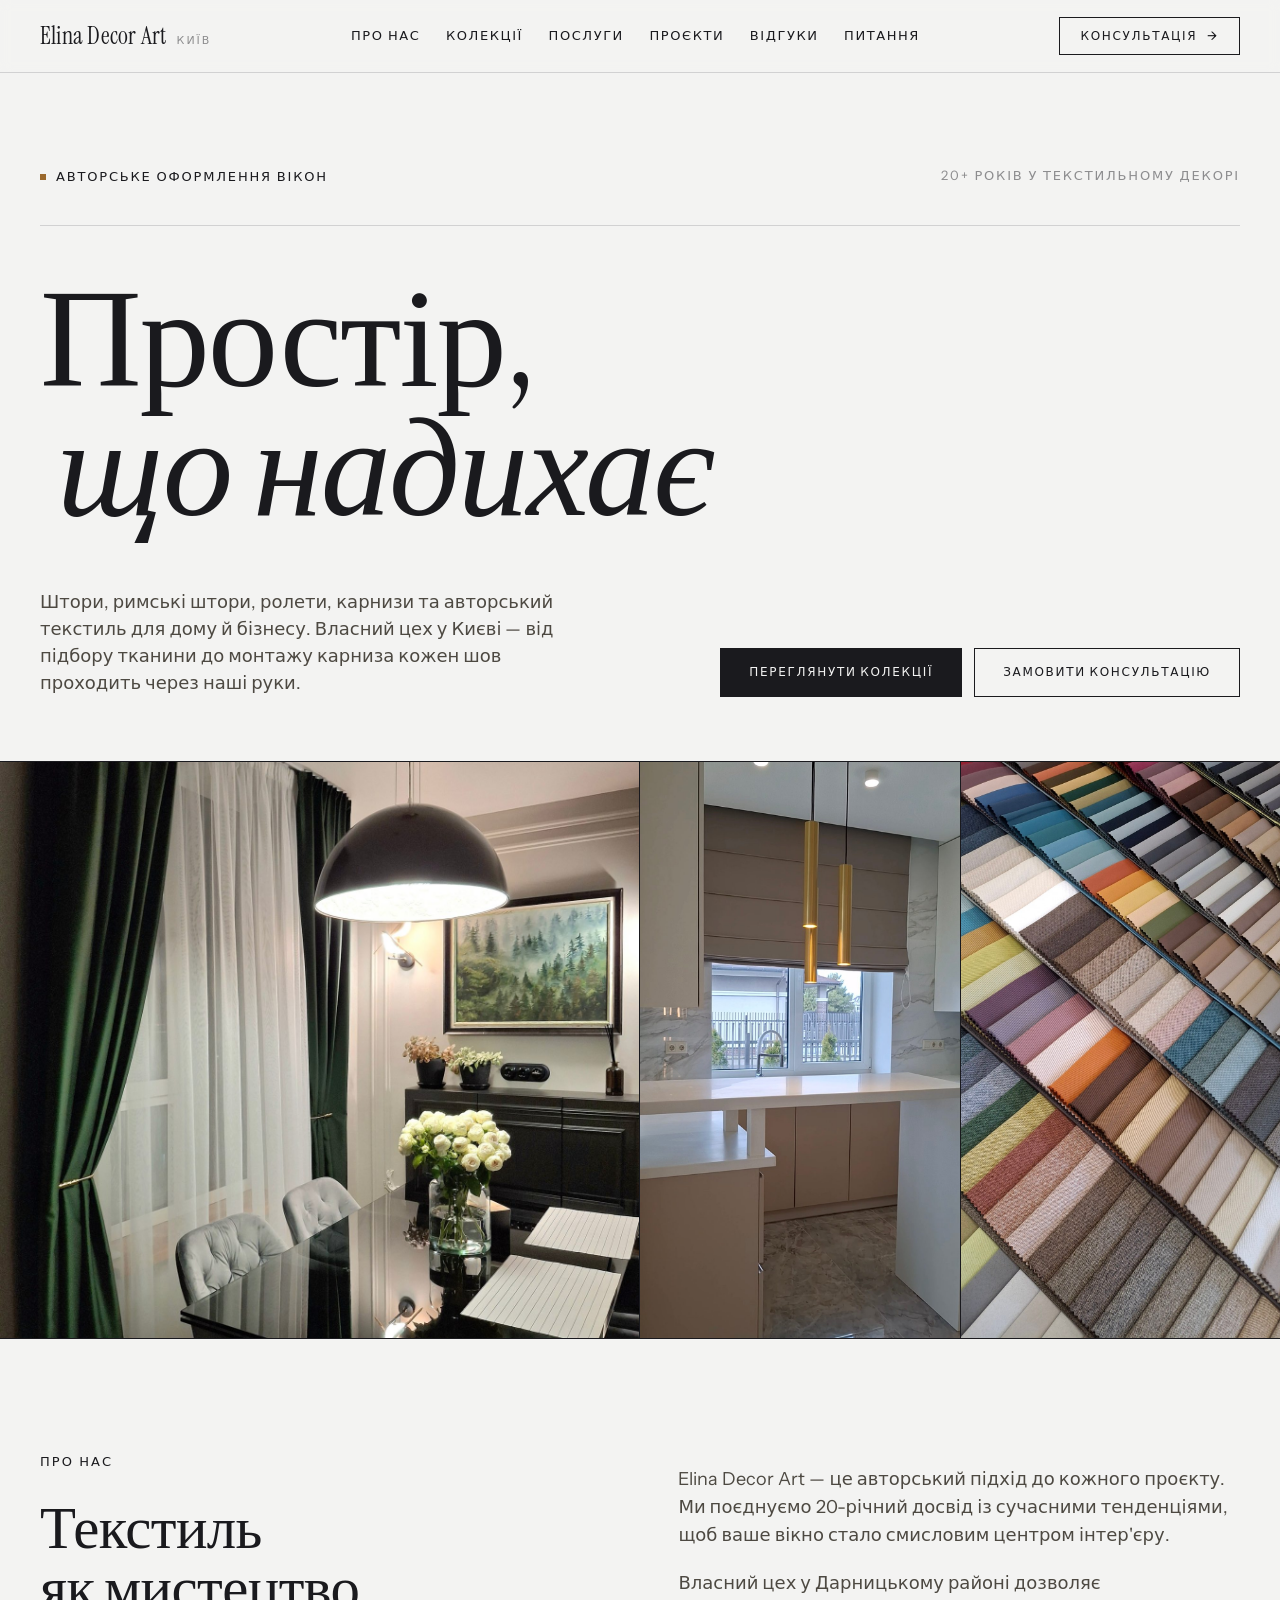
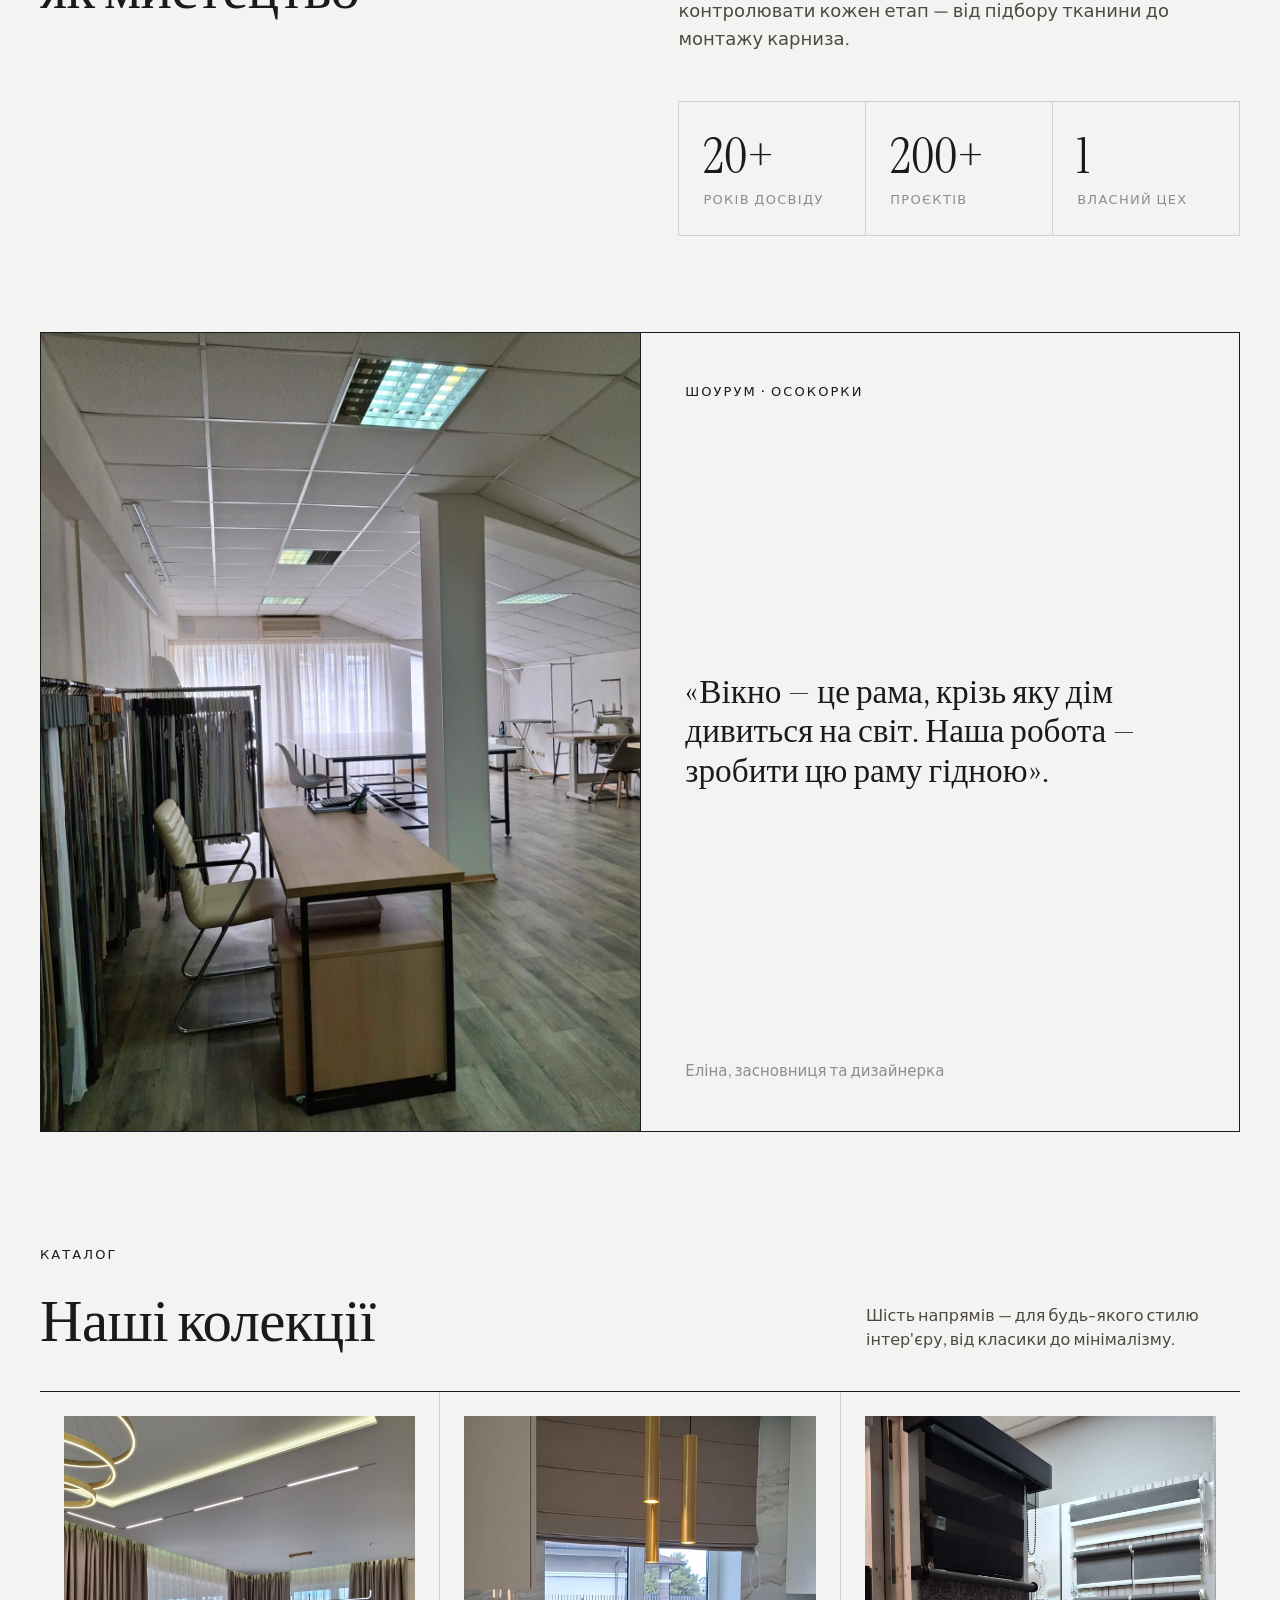
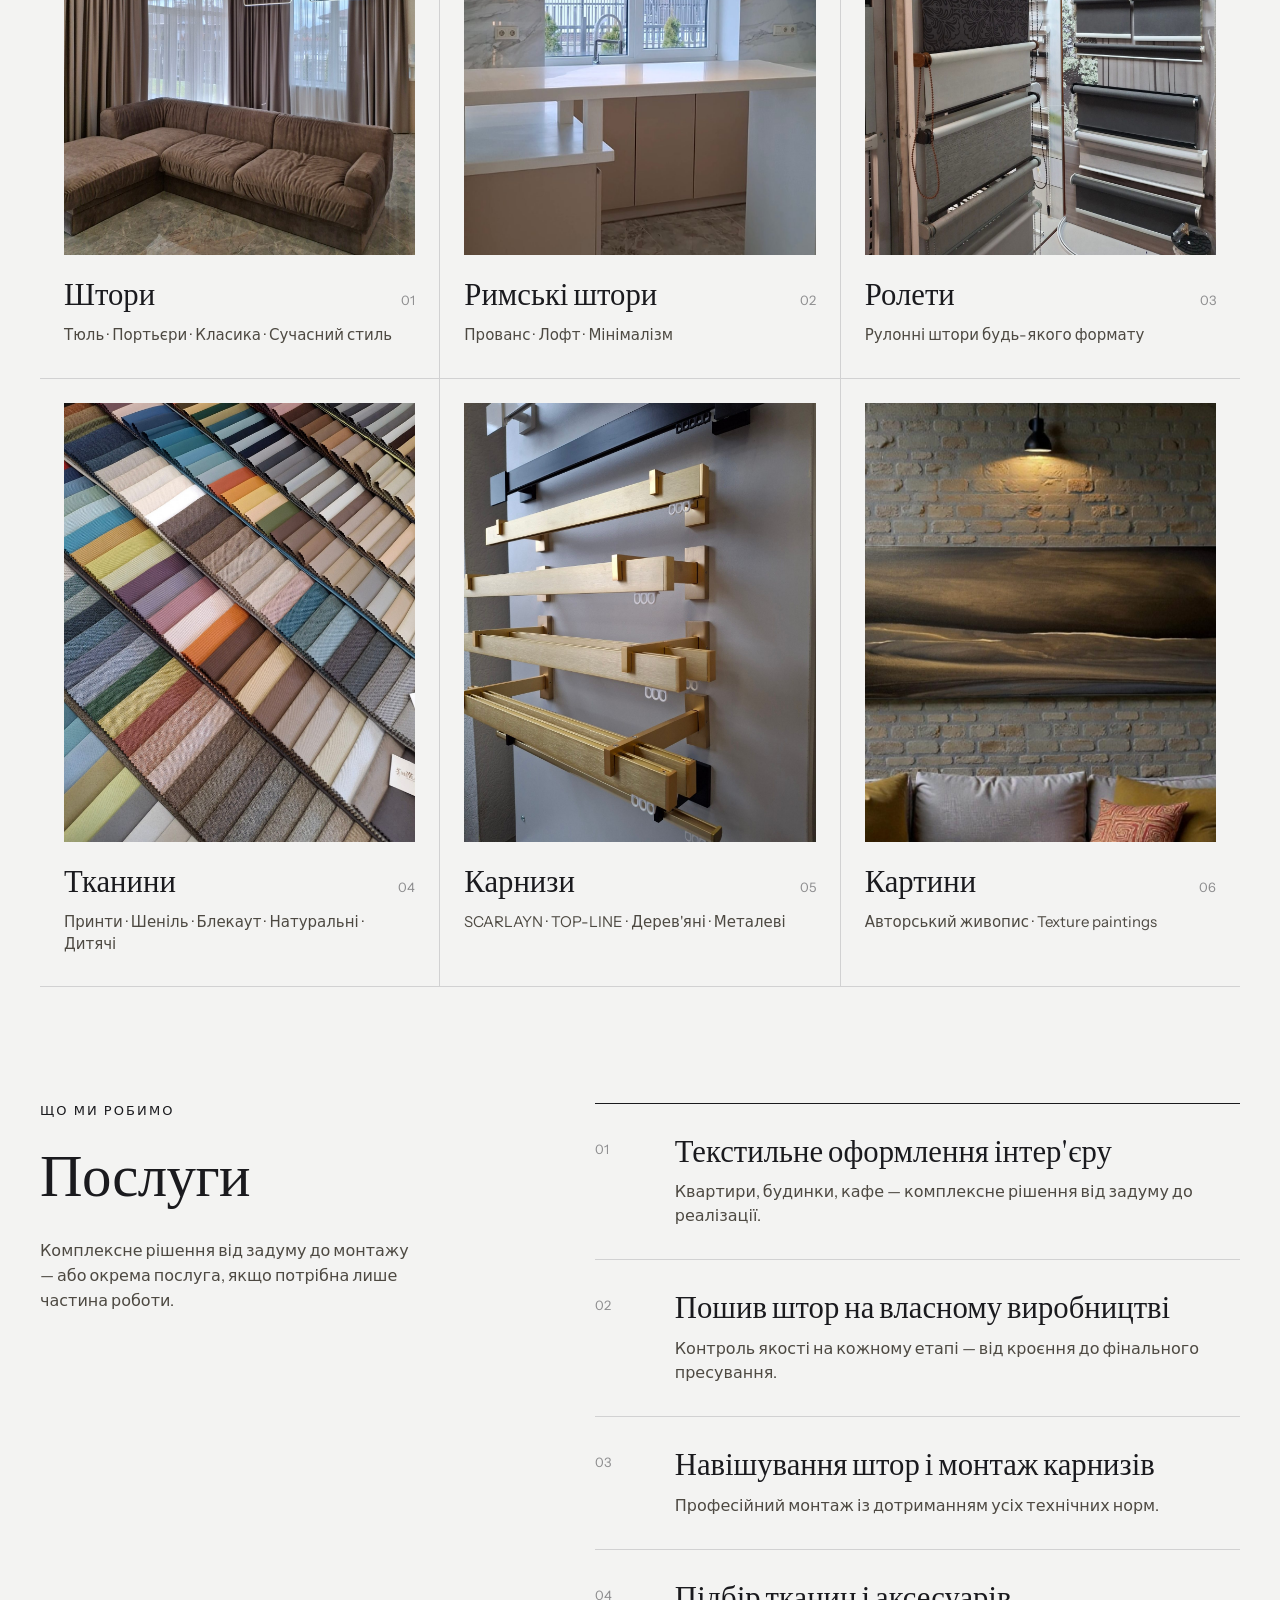
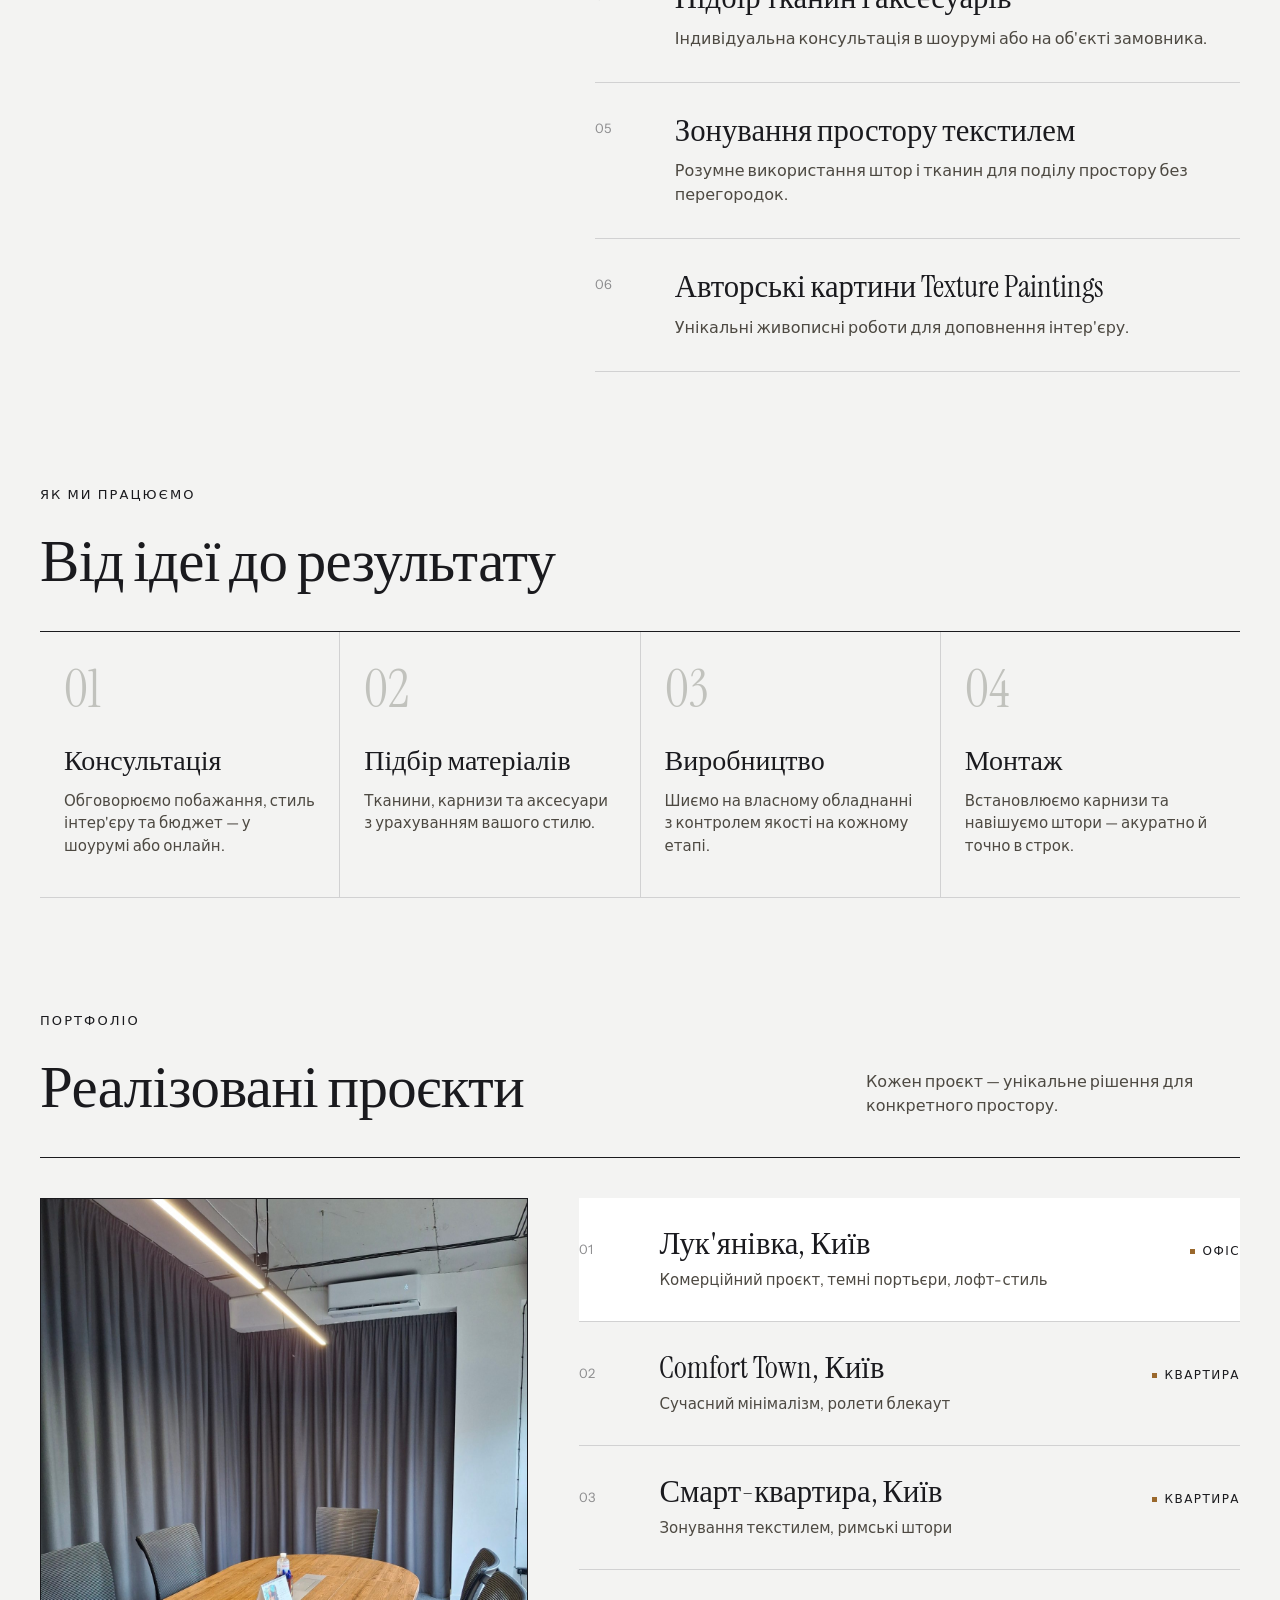
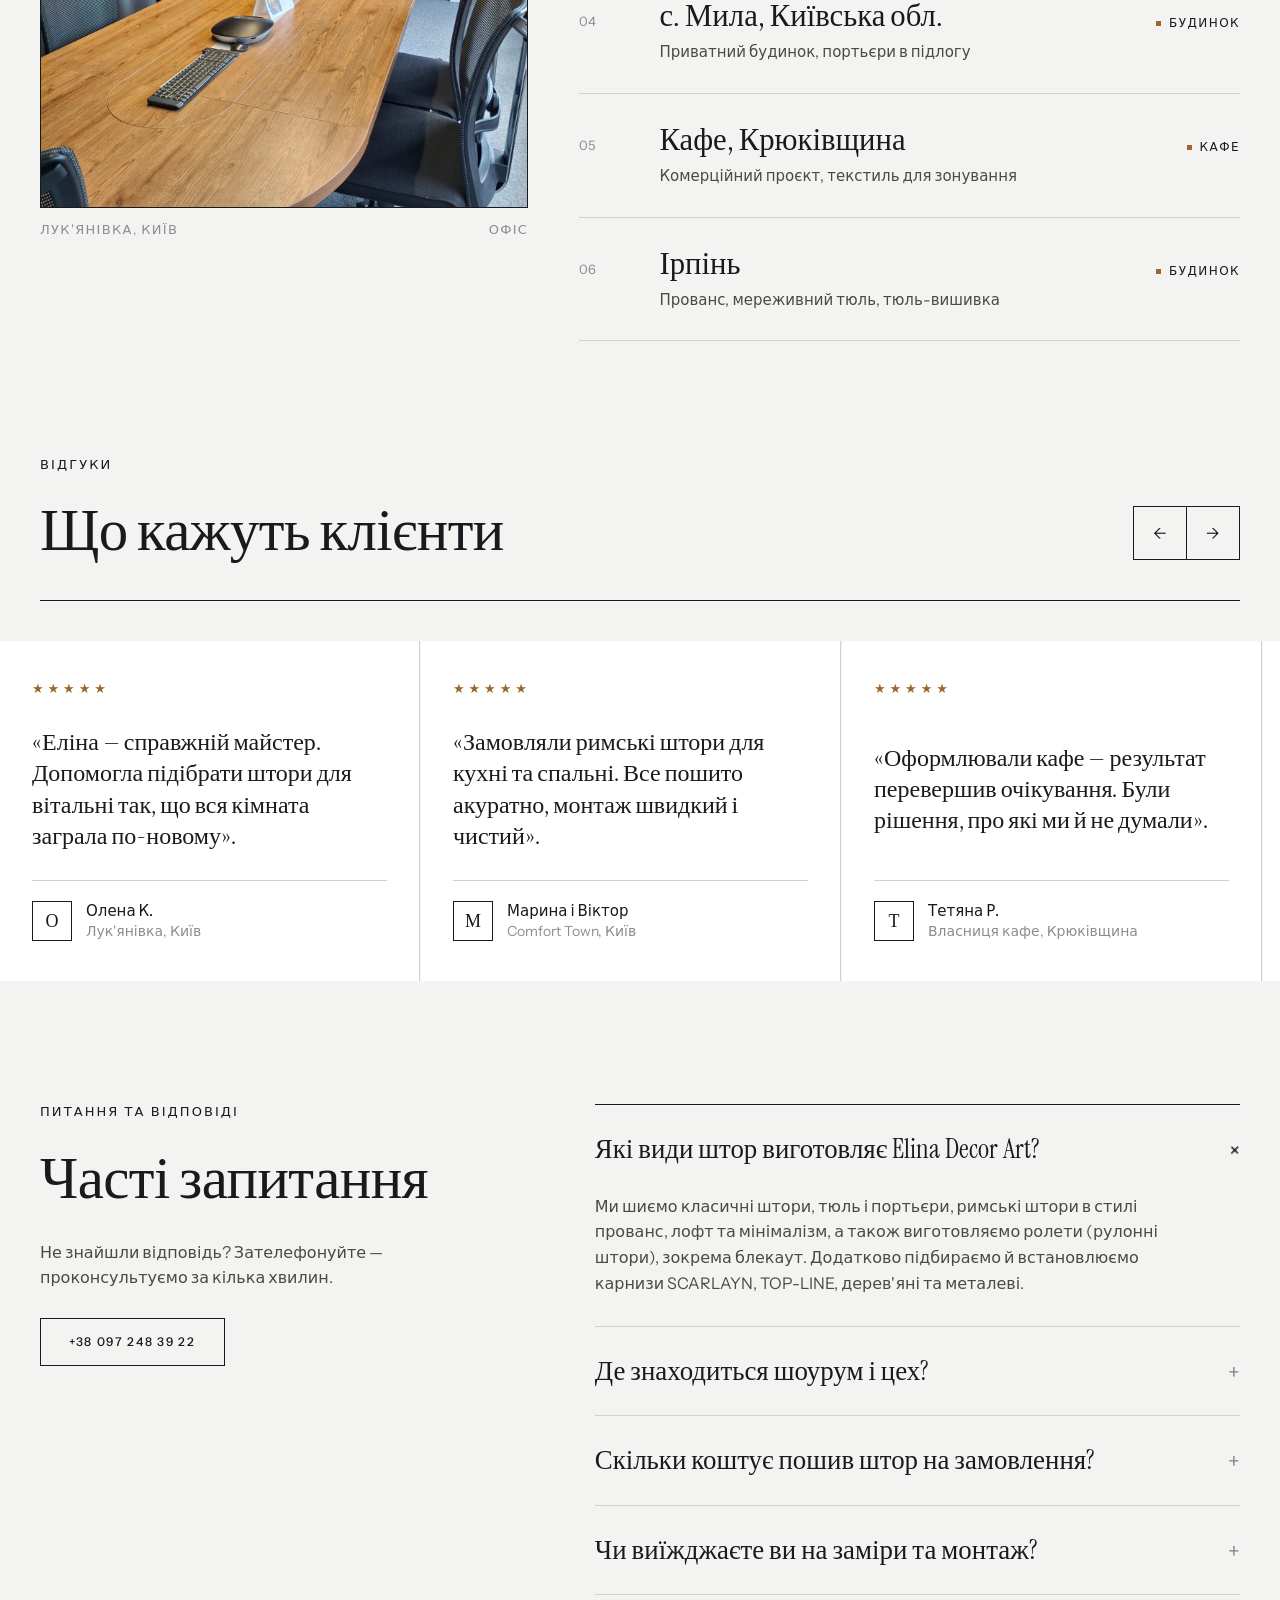
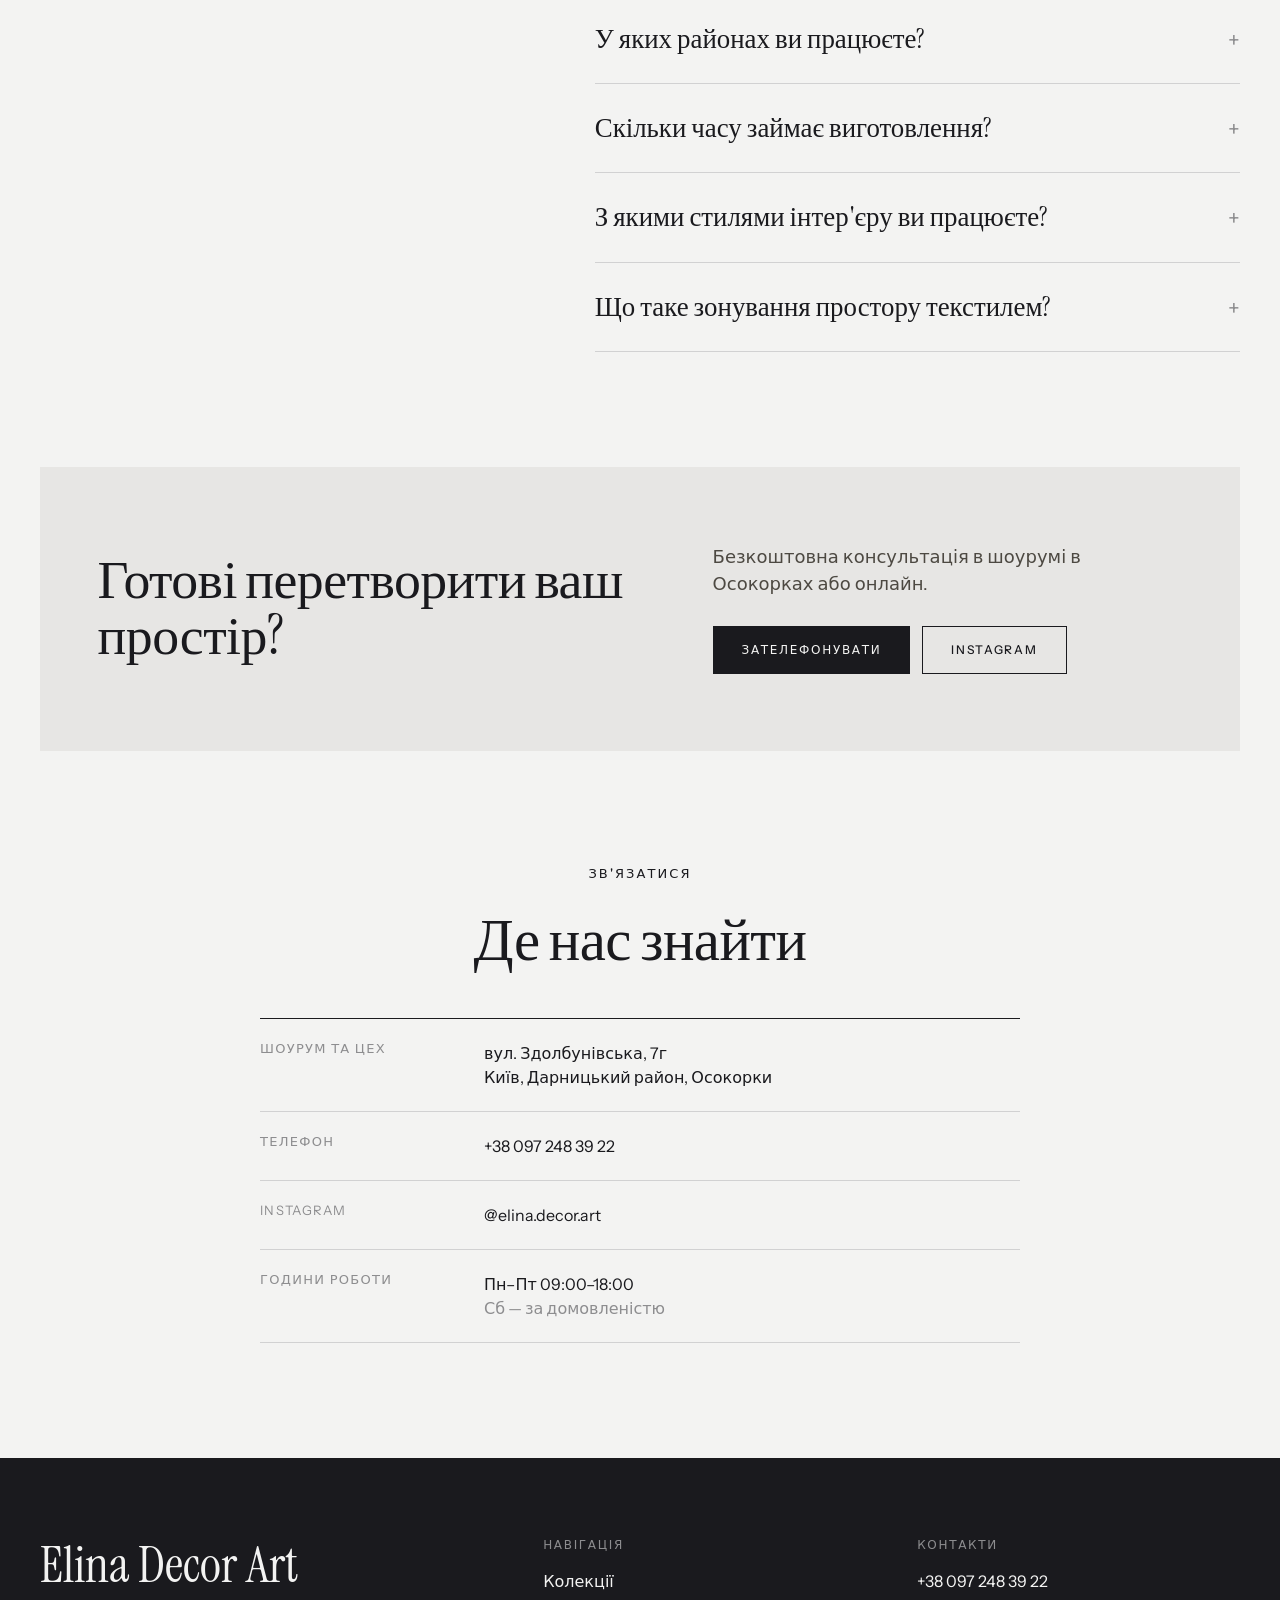
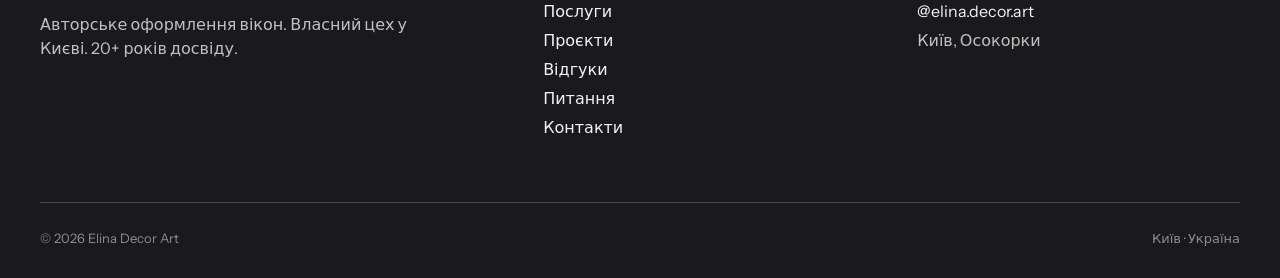
<file: index.html>
<!DOCTYPE html>
<html lang="uk">
<head>
<meta charset="utf-8" />
<meta name="viewport" content="width=device-width, initial-scale=1" />
<title>Пошив штор на замовлення в Києві — Elina Decor Art</title>
<meta name="description" content="Авторське оформлення вікон у Києві: пошив штор, римські штори, ролети, карнизи, тканини. Власний цех на Осокорках, 20+ років досвіду. Консультація та прорахунок безкоштовні." />
<link rel="preconnect" href="https://fonts.googleapis.com" />
<link rel="preconnect" href="https://fonts.gstatic.com" crossorigin />
<link href="https://fonts.googleapis.com/css2?family=Instrument+Sans:ital,wght@0,400;0,500;0,600;1,400&family=Instrument+Serif:ital@0;1&display=swap" rel="stylesheet" />
<link rel="stylesheet" href="style.css" />
<link rel="preload" as="image" href="hero.jpg" fetchpriority="high" />

<!-- Canonical & icons -->
<link rel="canonical" href="https://elinadecor.kyiv.ua/" />
<link rel="icon" type="image/svg+xml" href="/favicon.svg" />
<meta name="theme-color" content="#f3f3f2" />
<meta name="robots" content="index, follow, max-image-preview:large, max-snippet:-1, max-video-preview:-1" />
<meta name="author" content="Elina Decor Art" />
<meta name="geo.region" content="UA-30" />
<meta name="geo.placename" content="Київ" />

<!-- Open Graph -->
<meta property="og:type" content="website" />
<meta property="og:locale" content="uk_UA" />
<meta property="og:site_name" content="Elina Decor Art" />
<meta property="og:url" content="https://elinadecor.kyiv.ua/" />
<meta property="og:title" content="Пошив штор на замовлення в Києві — Elina Decor Art" />
<meta property="og:description" content="Авторське оформлення вікон у Києві: пошив штор, римські штори, ролети, карнизи, тканини. Власний цех на Осокорках, 20+ років досвіду. Консультація та прорахунок безкоштовні." />
<meta property="og:image" content="https://elinadecor.kyiv.ua/hero.jpg" />
<meta property="og:image:alt" content="Темно-зелені портьєри та білий тюль у зоні їдальні — робота студії Elina Decor Art" />

<!-- Twitter -->
<meta name="twitter:card" content="summary_large_image" />
<meta name="twitter:title" content="Пошив штор на замовлення в Києві — Elina Decor Art" />
<meta name="twitter:description" content="Авторське оформлення вікон у Києві: пошив штор, римські штори, ролети, карнизи, тканини. Власний цех на Осокорках, 20+ років досвіду. Консультація та прорахунок безкоштовні." />
<meta name="twitter:image" content="https://elinadecor.kyiv.ua/hero.jpg" />

<!-- Structured data -->
<script type="application/ld+json">
{
  "@context": "https://schema.org",
  "@graph": [
    {
      "@type": [
        "LocalBusiness",
        "HomeGoodsStore"
      ],
      "@id": "https://elinadecor.kyiv.ua/#business",
      "name": "Elina Decor Art",
      "alternateName": "Еліна Декор Арт",
      "description": "Студія авторського оформлення вікон у Києві. Пошив штор, римських штор і ролет на власному виробництві, карнизи, тканини, зонування простору текстилем та авторський живопис. Понад 20 років досвіду.",
      "url": "https://elinadecor.kyiv.ua/",
      "image": "https://elinadecor.kyiv.ua/hero.jpg",
      "logo": "https://elinadecor.kyiv.ua/favicon.svg",
      "telephone": "+380972483922",
      "priceRange": "$$",
      "currenciesAccepted": "UAH",
      "foundingDate": "2003",
      "slogan": "Простір, що надихає",
      "knowsLanguage": [
        "uk",
        "ru"
      ],
      "address": {
        "@type": "PostalAddress",
        "streetAddress": "вул. Здолбунівська, 7г",
        "addressLocality": "Київ",
        "addressRegion": "Київська область",
        "postalCode": "02081",
        "addressCountry": "UA"
      },
      "areaServed": [
        {
          "@type": "City",
          "name": "Київ"
        },
        {
          "@type": "AdministrativeArea",
          "name": "Київська область"
        }
      ],
      "sameAs": [
        "https://www.instagram.com/elina.decor.art"
      ],
      "openingHoursSpecification": [
        {
          "@type": "OpeningHoursSpecification",
          "dayOfWeek": [
            "Monday",
            "Tuesday",
            "Wednesday",
            "Thursday",
            "Friday"
          ],
          "opens": "09:00",
          "closes": "18:00"
        }
      ],
      "hasOfferCatalog": {
        "@type": "OfferCatalog",
        "name": "Послуги Elina Decor Art",
        "itemListElement": [
          {
            "@type": "Offer",
            "itemOffered": {
              "@type": "Service",
              "name": "Текстильне оформлення інтер'єру",
              "description": "Комплексне оформлення квартир, будинків і закладів — від концепції до реалізації."
            }
          },
          {
            "@type": "Offer",
            "itemOffered": {
              "@type": "Service",
              "name": "Пошив штор на замовлення",
              "description": "Виготовлення штор, тюлю та портьєр на власному виробництві в Києві."
            }
          },
          {
            "@type": "Offer",
            "itemOffered": {
              "@type": "Service",
              "name": "Пошив римських штор",
              "description": "Римські штори в стилі прованс, лофт і мінімалізм за індивідуальними розмірами."
            }
          },
          {
            "@type": "Offer",
            "itemOffered": {
              "@type": "Service",
              "name": "Ролети та рулонні штори",
              "description": "Рулонні штори будь-якого формату, зокрема блекаут."
            }
          },
          {
            "@type": "Offer",
            "itemOffered": {
              "@type": "Service",
              "name": "Монтаж карнизів і навішування штор",
              "description": "Встановлення карнизів SCARLAYN, TOP-LINE, дерев'яних і металевих моделей."
            }
          },
          {
            "@type": "Offer",
            "itemOffered": {
              "@type": "Service",
              "name": "Підбір тканин і аксесуарів",
              "description": "Консультація в шоурумі або на об'єкті: шеніль, блекаут, льон, принти, дитячі тканини."
            }
          },
          {
            "@type": "Offer",
            "itemOffered": {
              "@type": "Service",
              "name": "Зонування простору текстилем",
              "description": "Поділ простору за допомогою штор і тканин без зведення перегородок."
            }
          },
          {
            "@type": "Offer",
            "itemOffered": {
              "@type": "Service",
              "name": "Авторські картини Texture Paintings",
              "description": "Унікальні фактурні живописні роботи для інтер'єру."
            }
          }
        ]
      }
    },
    {
      "@type": "WebSite",
      "@id": "https://elinadecor.kyiv.ua/#website",
      "url": "https://elinadecor.kyiv.ua/",
      "name": "Elina Decor Art",
      "inLanguage": "uk-UA",
      "publisher": {
        "@id": "https://elinadecor.kyiv.ua/#business"
      }
    },
    {
      "@type": "WebPage",
      "@id": "https://elinadecor.kyiv.ua/#webpage",
      "url": "https://elinadecor.kyiv.ua/",
      "name": "Пошив штор на замовлення в Києві — Elina Decor Art",
      "description": "Авторське оформлення вікон у Києві: пошив штор, римські штори, ролети, карнизи, тканини. Власний цех на Осокорках, 20+ років досвіду. Консультація та прорахунок безкоштовні.",
      "inLanguage": "uk-UA",
      "isPartOf": {
        "@id": "https://elinadecor.kyiv.ua/#website"
      },
      "about": {
        "@id": "https://elinadecor.kyiv.ua/#business"
      },
      "primaryImageOfPage": {
        "@type": "ImageObject",
        "url": "https://elinadecor.kyiv.ua/hero.jpg"
      }
    },
    {
      "@type": "FAQPage",
      "@id": "https://elinadecor.kyiv.ua/#faq",
      "mainEntity": [
        {
          "@type": "Question",
          "name": "Які види штор виготовляє Elina Decor Art?",
          "acceptedAnswer": {
            "@type": "Answer",
            "text": "Ми шиємо класичні штори, тюль і портьєри, римські штори в стилі прованс, лофт та мінімалізм, а також виготовляємо ролети (рулонні штори), зокрема блекаут. Додатково підбираємо й встановлюємо карнизи SCARLAYN, TOP-LINE, дерев'яні та металеві."
          }
        },
        {
          "@type": "Question",
          "name": "Де знаходиться шоурум і цех Elina Decor Art?",
          "acceptedAnswer": {
            "@type": "Answer",
            "text": "Шоурум і власний швейний цех розташовані за адресою вул. Здолбунівська, 7г, Київ — Дарницький район, житловий масив Осокорки. Працюємо з понеділка до п'ятниці з 09:00 до 18:00, у суботу — за домовленістю."
          }
        },
        {
          "@type": "Question",
          "name": "Скільки коштує пошив штор на замовлення?",
          "acceptedAnswer": {
            "@type": "Answer",
            "text": "Вартість залежить від тканини, розміру вікна, типу кріплення та складності моделі, тому фіксованого прайсу немає. Консультація та прорахунок безкоштовні — точну суму називаємо після заміру й вибору тканини."
          }
        },
        {
          "@type": "Question",
          "name": "Чи виїжджаєте ви на заміри та монтаж?",
          "acceptedAnswer": {
            "@type": "Answer",
            "text": "Так. Консультацію проводимо як у шоурумі, так і на об'єкті замовника. Ми також виконуємо монтаж карнизів і навішування готових штор із дотриманням технічних норм."
          }
        },
        {
          "@type": "Question",
          "name": "У яких районах ви працюєте?",
          "acceptedAnswer": {
            "@type": "Answer",
            "text": "Працюємо в Києві та Київській області. Серед реалізованих проєктів — квартири на Лук'янівці, у Comfort Town і смарт-квартири в Києві, приватні будинки в с. Мила та Ірпені, кафе в Крюківщині."
          }
        },
        {
          "@type": "Question",
          "name": "Скільки часу займає виготовлення штор?",
          "acceptedAnswer": {
            "@type": "Answer",
            "text": "Термін залежить від обсягу замовлення, складності моделі та наявності обраної тканини. Оскільки пошив відбувається на власному виробництві, ми контролюємо кожен етап і узгоджуємо конкретну дату готовності разом із прорахунком."
          }
        },
        {
          "@type": "Question",
          "name": "З якими стилями інтер'єру ви працюєте?",
          "acceptedAnswer": {
            "@type": "Answer",
            "text": "Ми оформлюємо інтер'єри в класичному стилі, сучасному мінімалізмі, провансі та лофті. Підбираємо тканини під конкретний стиль: шеніль, блекаут, натуральні фактури, принти та дитячі тканини."
          }
        },
        {
          "@type": "Question",
          "name": "Що таке зонування простору текстилем?",
          "acceptedAnswer": {
            "@type": "Answer",
            "text": "Це поділ приміщення на функціональні зони за допомогою штор і тканин замість зведення стін чи перегородок. Рішення підходить для студій, смарт-квартир і закладів, де потрібно зберегти світло та можливість швидко змінити планування."
          }
        }
      ]
    }
  ]
}
</script>
</head>
<body>

<!-- ══ HEADER ══ -->
<header class="hdr" id="hdr">
  <div class="hdr__in">
    <a href="#top" class="brand">
      <span class="brand__name">Elina Decor Art</span>
      <span class="brand__city">Київ</span>
    </a>
    <nav class="nav" id="nav">
      <a href="#about">Про нас</a>
      <a href="#categories">Колекції</a>
      <a href="#services">Послуги</a>
      <a href="#projects">Проєкти</a>
      <a href="#reviews">Відгуки</a>
      <a href="#faq">Питання</a>
    </nav>
    <a href="#contact" class="btn btn--out hdr__cta">Консультація <span>→</span></a>
    <button class="burger" id="burger" aria-label="Меню" aria-expanded="false"><span></span><span></span></button>
  </div>
</header>

<main>

<!-- ══ HERO ══ -->
<section id="top" class="hero">
  <div class="shell">
    <div class="hero__bar">
      <span class="hero__badge"><i class="dot"></i>Авторське оформлення вікон</span>
      <span class="hero__meta">20+ років у текстильному декорі</span>
    </div>
    <h1 class="hero__h1">Простір,<br /><em>що надихає</em></h1>
    <div class="hero__grid">
      <p class="hero__lead">
        Штори, римські штори, ролети, карнизи та авторський текстиль для дому й бізнесу.
        Власний цех у Києві — від підбору тканини до монтажу карниза кожен шов проходить через наші руки.
      </p>
      <div class="hero__acts">
        <a href="#categories" class="btn btn--solid">Переглянути колекції</a>
        <a href="#contact" class="btn btn--out">Замовити консультацію</a>
      </div>
    </div>
  </div>
  <div class="hero__strip">
    <img src="hero.jpg" alt="Темно-зелені портьєри та білий тюль у зоні їдальні — оформлення вікна Elina Decor Art" width="1350" height="1800" fetchpriority="high" decoding="async" />
    <img src="cat-roman.jpg" alt="Бежева римська штора на вікні кухні" width="1015" height="1800" fetchpriority="high" decoding="async" />
    <img src="cat-fabric.jpg" alt="Каталоги зразків тканин для штор у шоурумі — десятки кольорів і фактур" width="1350" height="1800" fetchpriority="high" decoding="async" />
  </div>
</section>

<!-- ══ ABOUT ══ -->
<section id="about" class="sec shell">
  <div class="about__top">
    <div>
      <p class="kicker">Про нас</p>
      <h2 class="h2">Текстиль<br />як мистецтво</h2>
    </div>
    <div class="about__body">
      <p>Elina Decor Art — це авторський підхід до кожного проєкту. Ми поєднуємо 20-річний досвід із сучасними тенденціями, щоб ваше вікно стало смисловим центром інтер'єру.</p>
      <p>Власний цех у Дарницькому районі дозволяє контролювати кожен етап — від підбору тканини до монтажу карниза.</p>
      <div class="stats">
        <div class="stat"><span class="stat__n">20+</span><span class="stat__c">років досвіду</span></div>
        <div class="stat"><span class="stat__n">200+</span><span class="stat__c">проєктів</span></div>
        <div class="stat"><span class="stat__n">1</span><span class="stat__c">власний цех</span></div>
      </div>
    </div>
  </div>
  <div class="quote-block">
    <img src="about.jpg" alt="Шоурум і швейний цех Elina Decor Art на Осокорках у Києві" width="1350" height="1800" loading="lazy" decoding="async" />
    <figure class="quote-block__txt">
      <p class="kicker">Шоурум · Осокорки</p>
      <blockquote>«Вікно — це рама, крізь яку дім дивиться на світ. Наша робота — зробити цю раму гідною».</blockquote>
      <figcaption>Еліна, засновниця та дизайнерка</figcaption>
    </figure>
  </div>
</section>

<!-- ══ CATEGORIES ══ -->
<section id="categories" class="sec shell">
  <div class="sec__head">
    <div>
      <p class="kicker">Каталог</p>
      <h2 class="h2">Наші колекції</h2>
    </div>
    <p class="sec__note">Шість напрямів — для будь-якого стилю інтер'єру, від класики до мінімалізму.</p>
  </div>
  <div class="cats">
    <a href="#contact" class="cat">
      <span class="cat__media"><img src="cat-shtory.jpg" alt="Штори на замовлення: портьєри та тюль на вікнах вітальні з кутовим диваном" width="1350" height="1800" loading="lazy" decoding="async" /></span>
      <div class="cat__row"><h3>Штори</h3><span class="cat__n">01</span></div>
      <p>Тюль · Портьєри · Класика · Сучасний стиль</p>
    </a>
    <a href="#contact" class="cat">
      <span class="cat__media"><img src="cat-roman.jpg" alt="Бежева римська штора на вікні кухні" width="1015" height="1800" loading="lazy" decoding="async" /></span>
      <div class="cat__row"><h3>Римські штори</h3><span class="cat__n">02</span></div>
      <p>Прованс · Лофт · Мінімалізм</p>
    </a>
    <a href="#contact" class="cat">
      <span class="cat__media"><img src="cat-rolety.jpg" alt="Стенд зі зразками рулонних штор (ролет) у шоурумі" width="1350" height="1800" loading="lazy" decoding="async" /></span>
      <div class="cat__row"><h3>Ролети</h3><span class="cat__n">03</span></div>
      <p>Рулонні штори будь-якого формату</p>
    </a>
    <a href="#contact" class="cat">
      <span class="cat__media"><img src="cat-fabric.jpg" alt="Каталоги зразків тканин для штор у шоурумі — десятки кольорів і фактур" width="1350" height="1800" loading="lazy" decoding="async" /></span>
      <div class="cat__row"><h3>Тканини</h3><span class="cat__n">04</span></div>
      <p>Принти · Шеніль · Блекаут · Натуральні · Дитячі</p>
    </a>
    <a href="#contact" class="cat">
      <span class="cat__media"><img src="cat-karnyz.jpg" alt="Дерев'яні карнизи для штор на стенді в шоурумі" width="1350" height="1800" loading="lazy" decoding="async" /></span>
      <div class="cat__row"><h3>Карнизи</h3><span class="cat__n">05</span></div>
      <p>SCARLAYN · TOP-LINE · Дерев'яні · Металеві</p>
    </a>
    <a href="#contact" class="cat">
      <span class="cat__media"><img src="cat-paintings.jpg" alt="Авторська фактурна картина texture painting над диваном на цегляній стіні" width="1080" height="1080" loading="lazy" decoding="async" /></span>
      <div class="cat__row"><h3>Картини</h3><span class="cat__n">06</span></div>
      <p>Авторський живопис · Texture paintings</p>
    </a>
  </div>
</section>

<!-- ══ SERVICES ══ -->
<section id="services" class="sec shell">
  <div class="svc">
    <aside class="svc__aside">
      <p class="kicker">Що ми робимо</p>
      <h2 class="h2">Послуги</h2>
      <p class="svc__note">Комплексне рішення від задуму до монтажу — або окрема послуга, якщо потрібна лише частина роботи.</p>
    </aside>
    <ol class="svc__list">
      <li><span class="svc__n">01</span><div><h3>Текстильне оформлення інтер'єру</h3><p>Квартири, будинки, кафе — комплексне рішення від задуму до реалізації.</p></div></li>
      <li><span class="svc__n">02</span><div><h3>Пошив штор на власному виробництві</h3><p>Контроль якості на кожному етапі — від кроєння до фінального пресування.</p></div></li>
      <li><span class="svc__n">03</span><div><h3>Навішування штор і монтаж карнизів</h3><p>Професійний монтаж із дотриманням усіх технічних норм.</p></div></li>
      <li><span class="svc__n">04</span><div><h3>Підбір тканин і аксесуарів</h3><p>Індивідуальна консультація в шоурумі або на об'єкті замовника.</p></div></li>
      <li><span class="svc__n">05</span><div><h3>Зонування простору текстилем</h3><p>Розумне використання штор і тканин для поділу простору без перегородок.</p></div></li>
      <li><span class="svc__n">06</span><div><h3>Авторські картини Texture Paintings</h3><p>Унікальні живописні роботи для доповнення інтер'єру.</p></div></li>
    </ol>
  </div>
</section>

<!-- ══ PROCESS ══ -->
<section class="sec shell">
  <div class="sec__head sec__head--plain">
    <div>
      <p class="kicker">Як ми працюємо</p>
      <h2 class="h2">Від ідеї до результату</h2>
    </div>
  </div>
  <div class="steps">
    <div class="step"><span class="step__n">01</span><h3>Консультація</h3><p>Обговорюємо побажання, стиль інтер'єру та бюджет — у шоурумі або онлайн.</p></div>
    <div class="step"><span class="step__n">02</span><h3>Підбір матеріалів</h3><p>Тканини, карнизи та аксесуари з урахуванням вашого стилю.</p></div>
    <div class="step"><span class="step__n">03</span><h3>Виробництво</h3><p>Шиємо на власному обладнанні з контролем якості на кожному етапі.</p></div>
    <div class="step"><span class="step__n">04</span><h3>Монтаж</h3><p>Встановлюємо карнизи та навішуємо штори — акуратно й точно в строк.</p></div>
  </div>
</section>

<!-- ══ PROJECTS ══ -->
<section id="projects" class="sec shell">
  <div class="sec__head">
    <div>
      <p class="kicker">Портфоліо</p>
      <h2 class="h2">Реалізовані проєкти</h2>
    </div>
    <p class="sec__note">Кожен проєкт — унікальне рішення для конкретного простору.</p>
  </div>
  <div class="prj">
    <div class="prj__preview">
      <div class="prj__frame">
        <img src="proj-lukyanivka.jpg" alt="Оформлення офісу на Лук'янівці в Києві — темні портьєри в стилі лофт" width="1350" height="1800" loading="lazy" decoding="async" id="prjImg" />
      </div>
      <div class="prj__cap">
        <span id="prjTitle">Лук'янівка, Київ</span>
        <span id="prjTag">Офіс</span>
      </div>
    </div>
    <div class="prj__list" id="prjList">
      <div class="prj__item is-active" data-img="proj-lukyanivka.jpg" data-title="Лук'янівка, Київ" data-tag="Офіс">
        <span class="prj__n">01</span>
        <div><h3>Лук'янівка, Київ</h3><p>Комерційний проєкт, темні портьєри, лофт-стиль</p></div>
        <span class="prj__tag"><i class="dot"></i>Офіс</span>
      </div>
      <div class="prj__item" data-img="proj-comfort-town.jpg" data-title="Comfort Town, Київ" data-tag="Квартира">
        <span class="prj__n">02</span>
        <div><h3>Comfort Town, Київ</h3><p>Сучасний мінімалізм, ролети блекаут</p></div>
        <span class="prj__tag"><i class="dot"></i>Квартира</span>
      </div>
      <div class="prj__item" data-img="proj-smart.jpg" data-title="Смарт-квартира, Київ" data-tag="Квартира">
        <span class="prj__n">03</span>
        <div><h3>Смарт-квартира, Київ</h3><p>Зонування текстилем, римські штори</p></div>
        <span class="prj__tag"><i class="dot"></i>Квартира</span>
      </div>
      <div class="prj__item" data-img="proj-myla.jpg" data-title="с. Мила, Київська обл." data-tag="Будинок">
        <span class="prj__n">04</span>
        <div><h3>с. Мила, Київська обл.</h3><p>Приватний будинок, портьєри в підлогу</p></div>
        <span class="prj__tag"><i class="dot"></i>Будинок</span>
      </div>
      <div class="prj__item" data-img="proj-cafe.jpg" data-title="Кафе, Крюківщина" data-tag="Кафе">
        <span class="prj__n">05</span>
        <div><h3>Кафе, Крюківщина</h3><p>Комерційний проєкт, текстиль для зонування</p></div>
        <span class="prj__tag"><i class="dot"></i>Кафе</span>
      </div>
      <div class="prj__item" data-img="proj-irpin.jpg" data-title="Ірпінь" data-tag="Будинок">
        <span class="prj__n">06</span>
        <div><h3>Ірпінь</h3><p>Прованс, мереживний тюль, тюль-вишивка</p></div>
        <span class="prj__tag"><i class="dot"></i>Будинок</span>
      </div>
    </div>
  </div>
</section>

<!-- ══ REVIEWS ══ -->
<section id="reviews" class="sec sec--rail">
  <div class="shell">
    <div class="sec__head">
      <div>
        <p class="kicker">Відгуки</p>
        <h2 class="h2">Що кажуть клієнти</h2>
      </div>
      <div class="rail__ctrl">
        <button id="railPrev" aria-label="Назад">←</button>
        <button id="railNext" aria-label="Вперед">→</button>
      </div>
    </div>
  </div>
  <div class="rail" id="rail">
    <figure class="rev">
      <div class="rev__stars">★★★★★</div>
      <blockquote>«Еліна — справжній майстер. Допомогла підібрати штори для вітальні так, що вся кімната заграла по-новому».</blockquote>
      <figcaption><span class="rev__ini">О</span><span><b>Олена К.</b><i>Лук'янівка, Київ</i></span></figcaption>
    </figure>
    <figure class="rev">
      <div class="rev__stars">★★★★★</div>
      <blockquote>«Замовляли римські штори для кухні та спальні. Все пошито акуратно, монтаж швидкий і чистий».</blockquote>
      <figcaption><span class="rev__ini">М</span><span><b>Марина і Віктор</b><i>Comfort Town, Київ</i></span></figcaption>
    </figure>
    <figure class="rev">
      <div class="rev__stars">★★★★★</div>
      <blockquote>«Оформлювали кафе — результат перевершив очікування. Були рішення, про які ми й не думали».</blockquote>
      <figcaption><span class="rev__ini">Т</span><span><b>Тетяна Р.</b><i>Власниця кафе, Крюківщина</i></span></figcaption>
    </figure>
    <figure class="rev">
      <div class="rev__stars">★★★★★</div>
      <blockquote>«У будинку зробили повне оформлення вікон — 8 кімнат. Усе в строк і в бюджеті».</blockquote>
      <figcaption><span class="rev__ini">С</span><span><b>Сергій Н.</b><i>с. Мила, Київська обл.</i></span></figcaption>
    </figure>
    <figure class="rev">
      <div class="rev__stars">★★★★★</div>
      <blockquote>«Купили картину — texture painting. Вона стала окрасою нашої вітальні».</blockquote>
      <figcaption><span class="rev__ini">І</span><span><b>Інна Д.</b><i>Київ</i></span></figcaption>
    </figure>
  </div>
</section>

<!-- ══ FAQ ══ -->
<section id="faq" class="sec shell">
  <div class="svc">
    <aside class="svc__aside">
      <p class="kicker">Питання та відповіді</p>
      <h2 class="h2">Часті запитання</h2>
      <p class="svc__note">Не знайшли відповідь? Зателефонуйте — проконсультуємо за кілька хвилин.</p>
      <a href="tel:+380972483922" class="btn btn--out faq__cta">+38 097 248 39 22</a>
    </aside>
    <div class="faq">
      <details class="faq__item" open>
        <summary><h3>Які види штор виготовляє Elina Decor Art?</h3></summary>
        <p>Ми шиємо класичні штори, тюль і портьєри, римські штори в стилі прованс, лофт та мінімалізм, а також виготовляємо ролети (рулонні штори), зокрема блекаут. Додатково підбираємо й встановлюємо карнизи SCARLAYN, TOP-LINE, дерев'яні та металеві.</p>
      </details>
      <details class="faq__item">
        <summary><h3>Де знаходиться шоурум і цех?</h3></summary>
        <p>Шоурум і власний швейний цех розташовані за адресою вул. Здолбунівська, 7г, Київ — Дарницький район, житловий масив Осокорки. Працюємо з понеділка до п'ятниці з 09:00 до 18:00, у суботу — за домовленістю.</p>
      </details>
      <details class="faq__item">
        <summary><h3>Скільки коштує пошив штор на замовлення?</h3></summary>
        <p>Вартість залежить від тканини, розміру вікна, типу кріплення та складності моделі, тому фіксованого прайсу немає. Консультація та прорахунок безкоштовні — точну суму називаємо після заміру й вибору тканини.</p>
      </details>
      <details class="faq__item">
        <summary><h3>Чи виїжджаєте ви на заміри та монтаж?</h3></summary>
        <p>Так. Консультацію проводимо як у шоурумі, так і на об'єкті замовника. Ми також виконуємо монтаж карнизів і навішування готових штор із дотриманням технічних норм.</p>
      </details>
      <details class="faq__item">
        <summary><h3>У яких районах ви працюєте?</h3></summary>
        <p>Працюємо в Києві та Київській області. Серед реалізованих проєктів — квартири на Лук'янівці, у Comfort Town і смарт-квартири в Києві, приватні будинки в с. Мила та Ірпені, кафе в Крюківщині.</p>
      </details>
      <details class="faq__item">
        <summary><h3>Скільки часу займає виготовлення?</h3></summary>
        <p>Термін залежить від обсягу замовлення, складності моделі та наявності обраної тканини. Оскільки пошив відбувається на власному виробництві, ми контролюємо кожен етап і узгоджуємо конкретну дату готовності разом із прорахунком.</p>
      </details>
      <details class="faq__item">
        <summary><h3>З якими стилями інтер'єру ви працюєте?</h3></summary>
        <p>Ми оформлюємо інтер'єри в класичному стилі, сучасному мінімалізмі, провансі та лофті. Підбираємо тканини під конкретний стиль: шеніль, блекаут, натуральні фактури, принти та дитячі тканини.</p>
      </details>
      <details class="faq__item">
        <summary><h3>Що таке зонування простору текстилем?</h3></summary>
        <p>Це поділ приміщення на функціональні зони за допомогою штор і тканин замість зведення стін чи перегородок. Рішення підходить для студій, смарт-квартир і закладів, де потрібно зберегти світло та можливість швидко змінити планування.</p>
      </details>
    </div>
  </div>
</section>

<!-- ══ CTA ══ -->
<section class="sec shell">
  <div class="cta">
    <h2 class="h2">Готові перетворити ваш простір?</h2>
    <div>
      <p>Безкоштовна консультація в шоурумі в Осокорках або онлайн.</p>
      <div class="cta__acts">
        <a href="tel:+380972483922" class="btn btn--solid">Зателефонувати</a>
        <a href="https://www.instagram.com/elina.decor.art" target="_blank" rel="noopener" class="btn btn--out">Instagram</a>
      </div>
    </div>
  </div>
</section>

<!-- ══ CONTACT ══ -->
<section id="contact" class="sec shell">
  <div class="ct ct--center">
    <p class="kicker">Зв'язатися</p>
    <h2 class="h2">Де нас знайти</h2>
    <dl class="ct__dl">
      <div><dt>Шоурум та цех</dt><dd>вул. Здолбунівська, 7г<br />Київ, Дарницький район, Осокорки</dd></div>
      <div><dt>Телефон</dt><dd><a href="tel:+380972483922">+38 097 248 39 22</a></dd></div>
      <div><dt>Instagram</dt><dd><a href="https://www.instagram.com/elina.decor.art" target="_blank" rel="noopener">@elina.decor.art</a></dd></div>
      <div><dt>Години роботи</dt><dd>Пн–Пт 09:00–18:00<br /><span class="muted">Сб — за домовленістю</span></dd></div>
    </dl>
  </div>
</section>

</main>

<!-- ══ FOOTER ══ -->
<footer class="ftr">
  <div class="shell">
    <div class="ftr__top">
      <div>
        <div class="ftr__logo">Elina Decor Art</div>
        <p>Авторське оформлення вікон. Власний цех у Києві. 20+ років досвіду.</p>
      </div>
      <div>
        <div class="ftr__k">Навігація</div>
        <nav class="ftr__nav">
          <a href="#categories">Колекції</a><a href="#services">Послуги</a>
          <a href="#projects">Проєкти</a><a href="#reviews">Відгуки</a><a href="#faq">Питання</a><a href="#contact">Контакти</a>
        </nav>
      </div>
      <div>
        <div class="ftr__k">Контакти</div>
        <div class="ftr__nav">
          <a href="tel:+380972483922">+38 097 248 39 22</a>
          <a href="https://www.instagram.com/elina.decor.art" target="_blank" rel="noopener">@elina.decor.art</a>
          <span>Київ, Осокорки</span>
        </div>
      </div>
    </div>
    <div class="ftr__bot"><span>© 2026 Elina Decor Art</span><span>Київ · Україна</span></div>
  </div>
</footer>

<script src="main.js" defer></script>
</body>
</html>
</file>
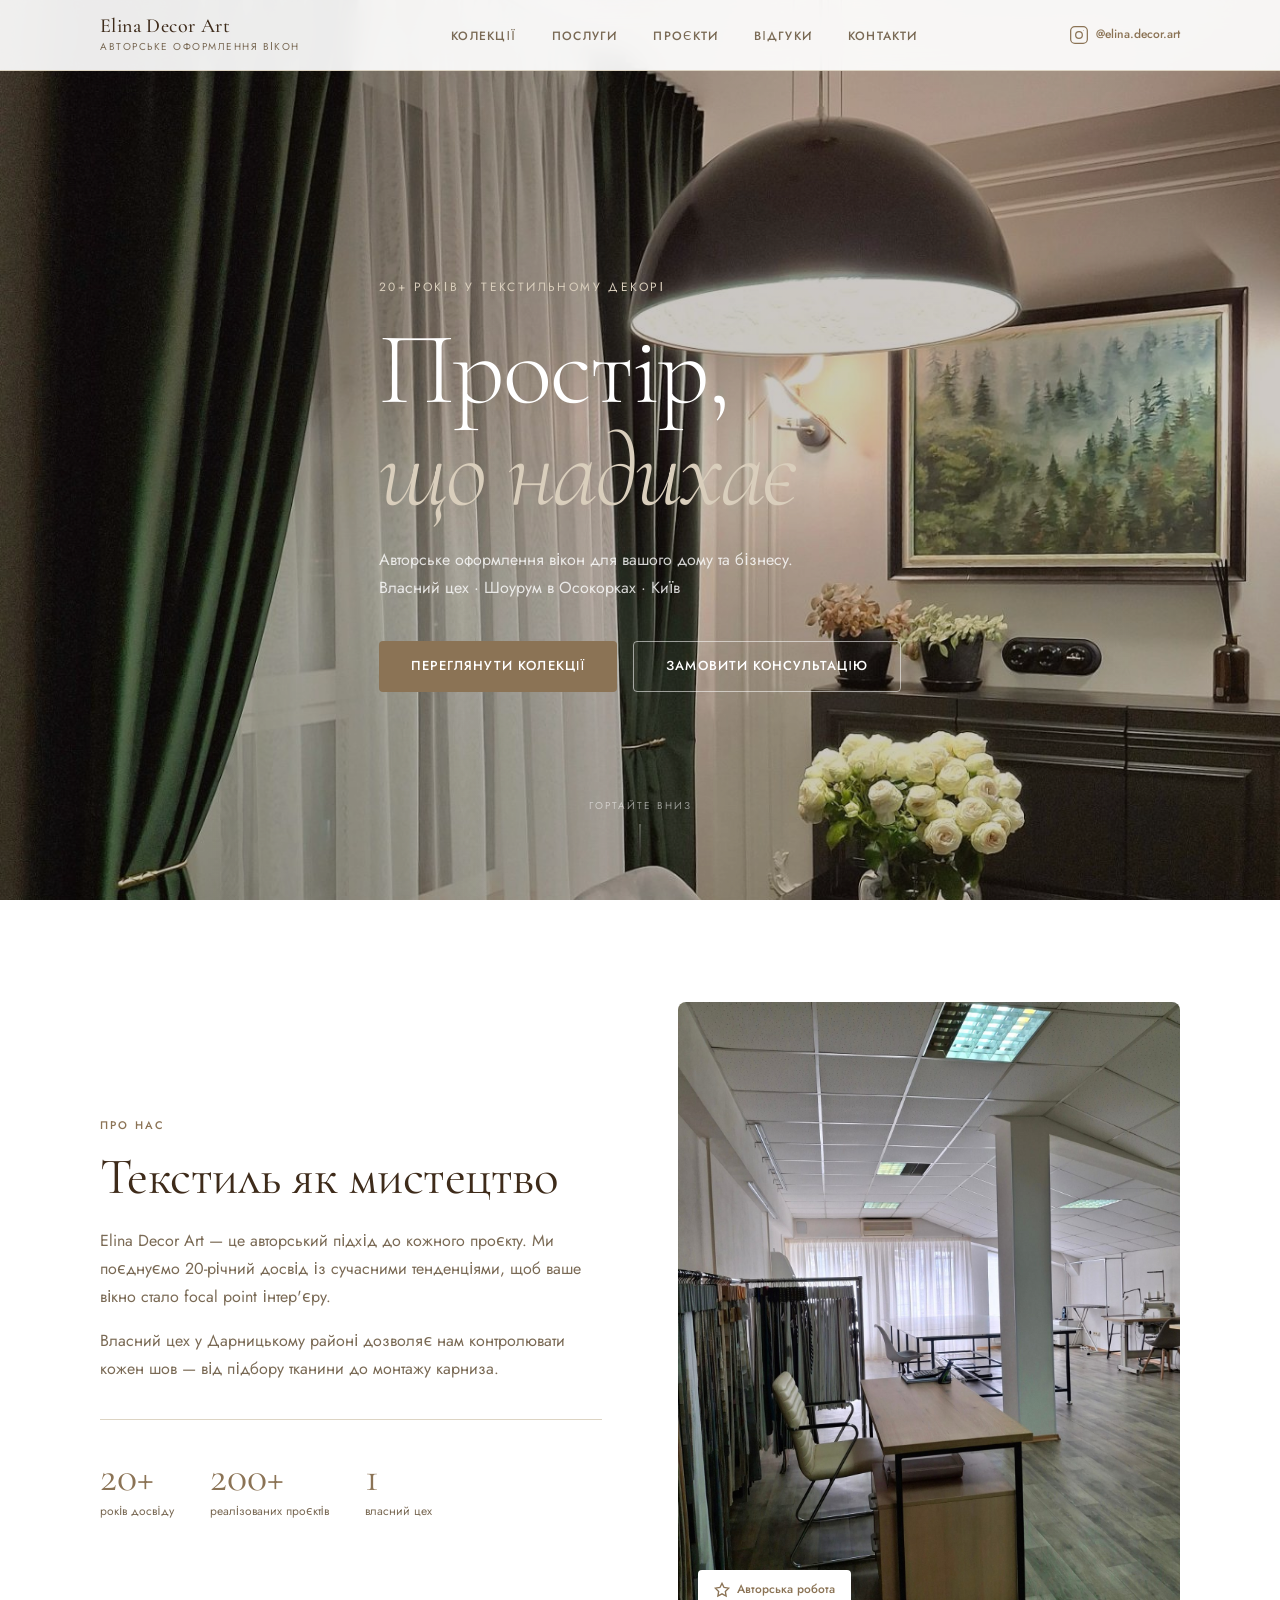
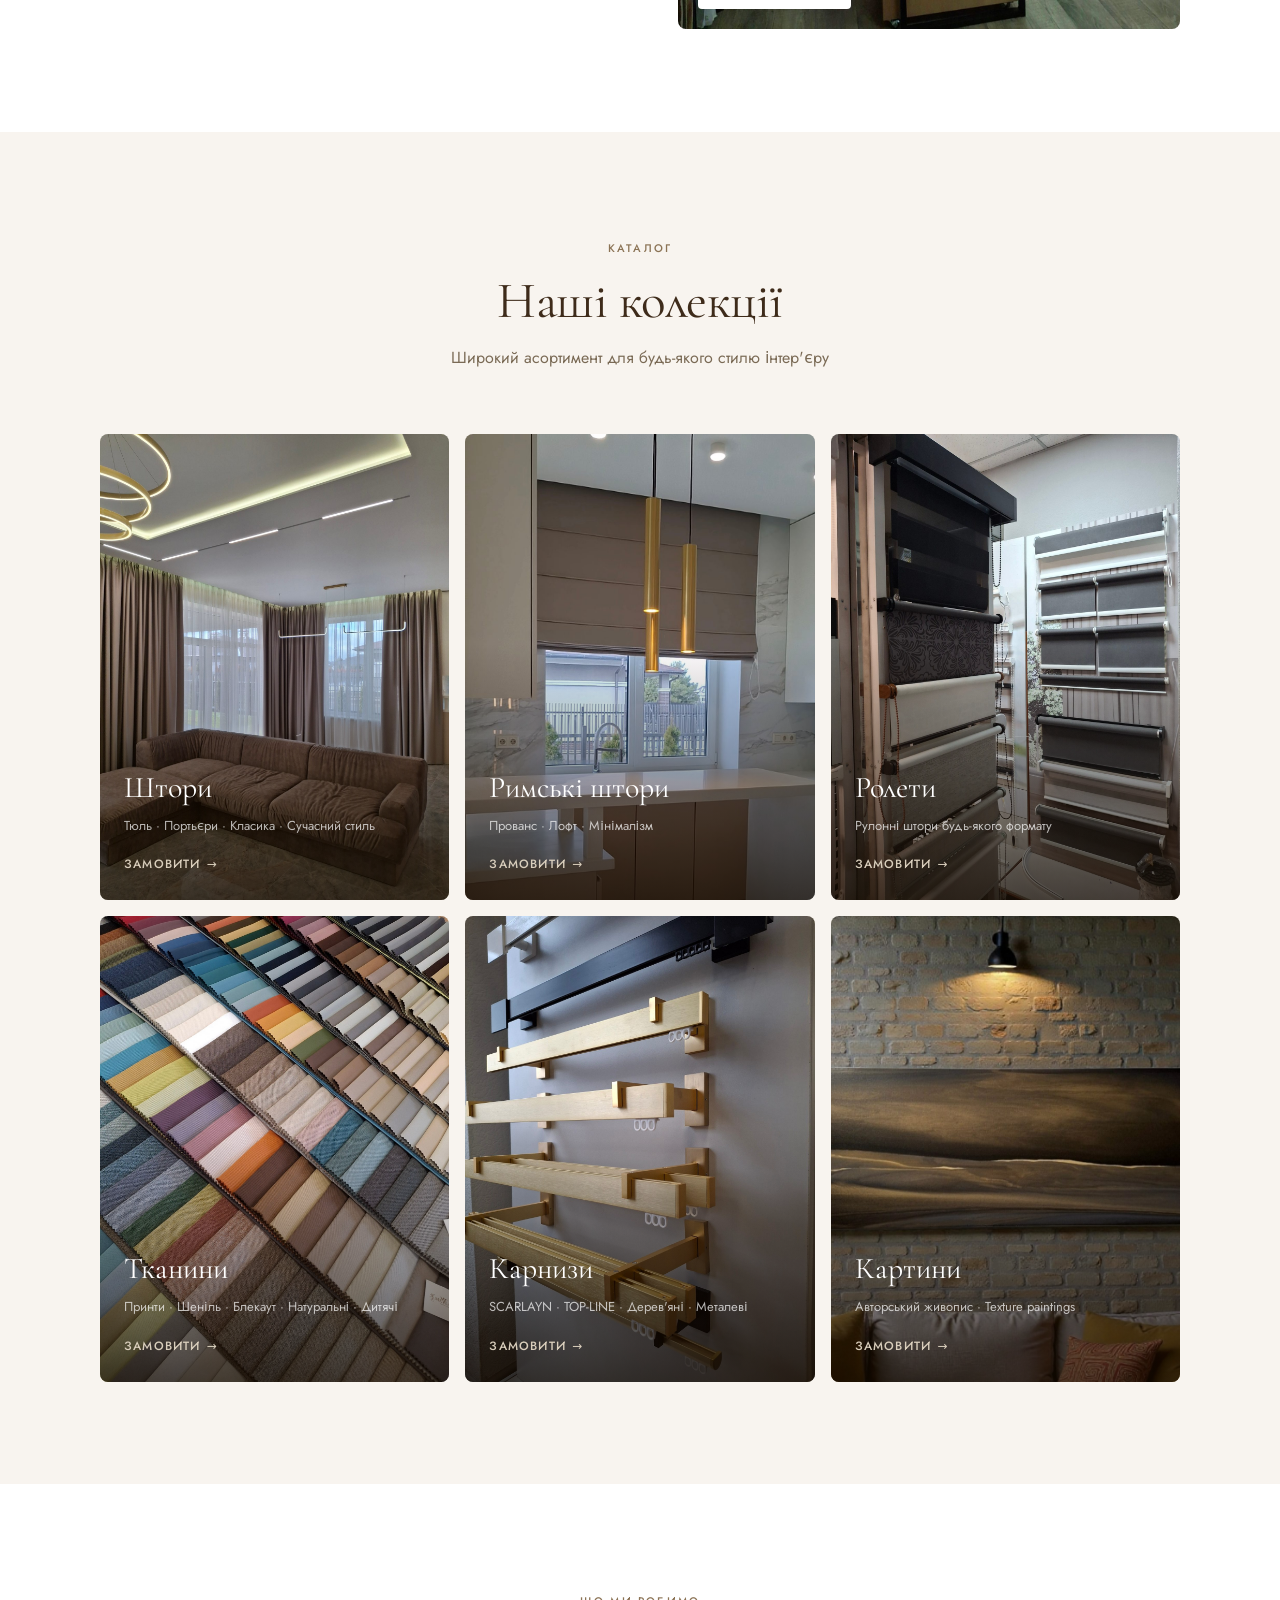
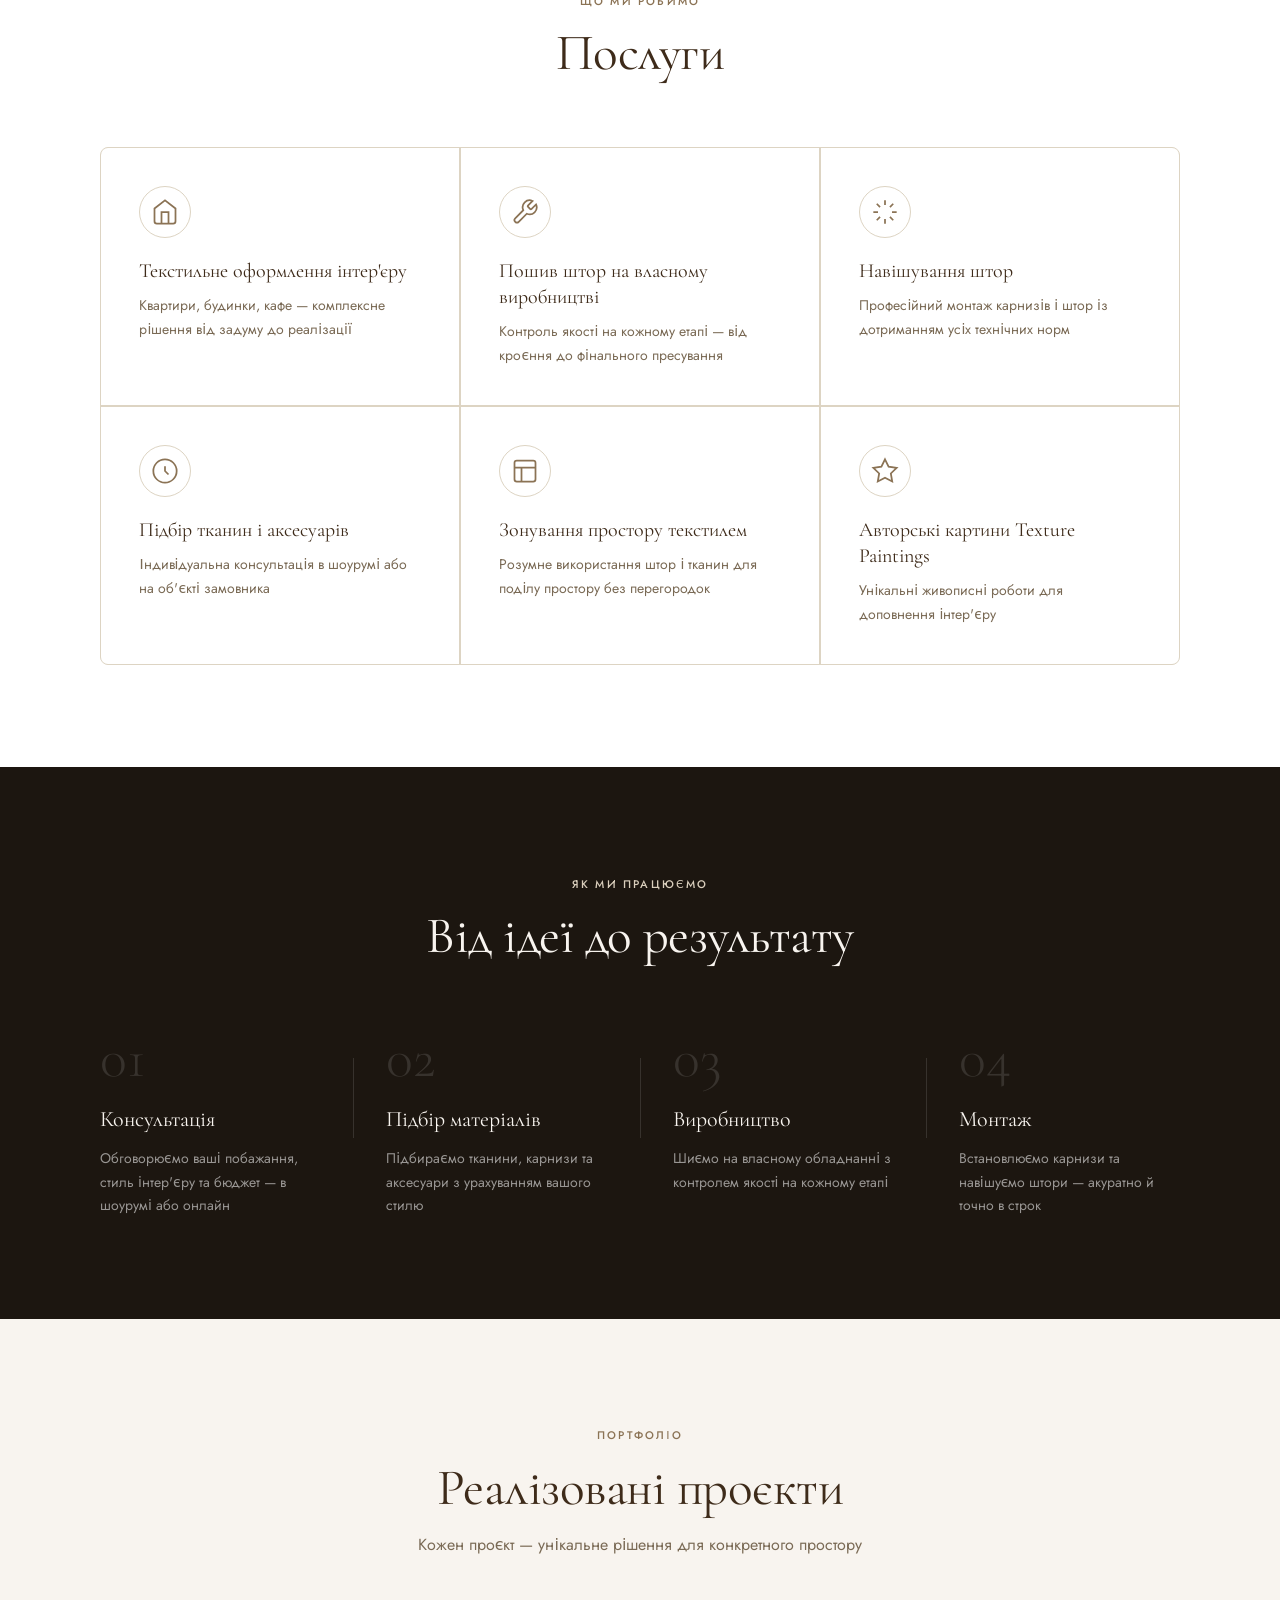
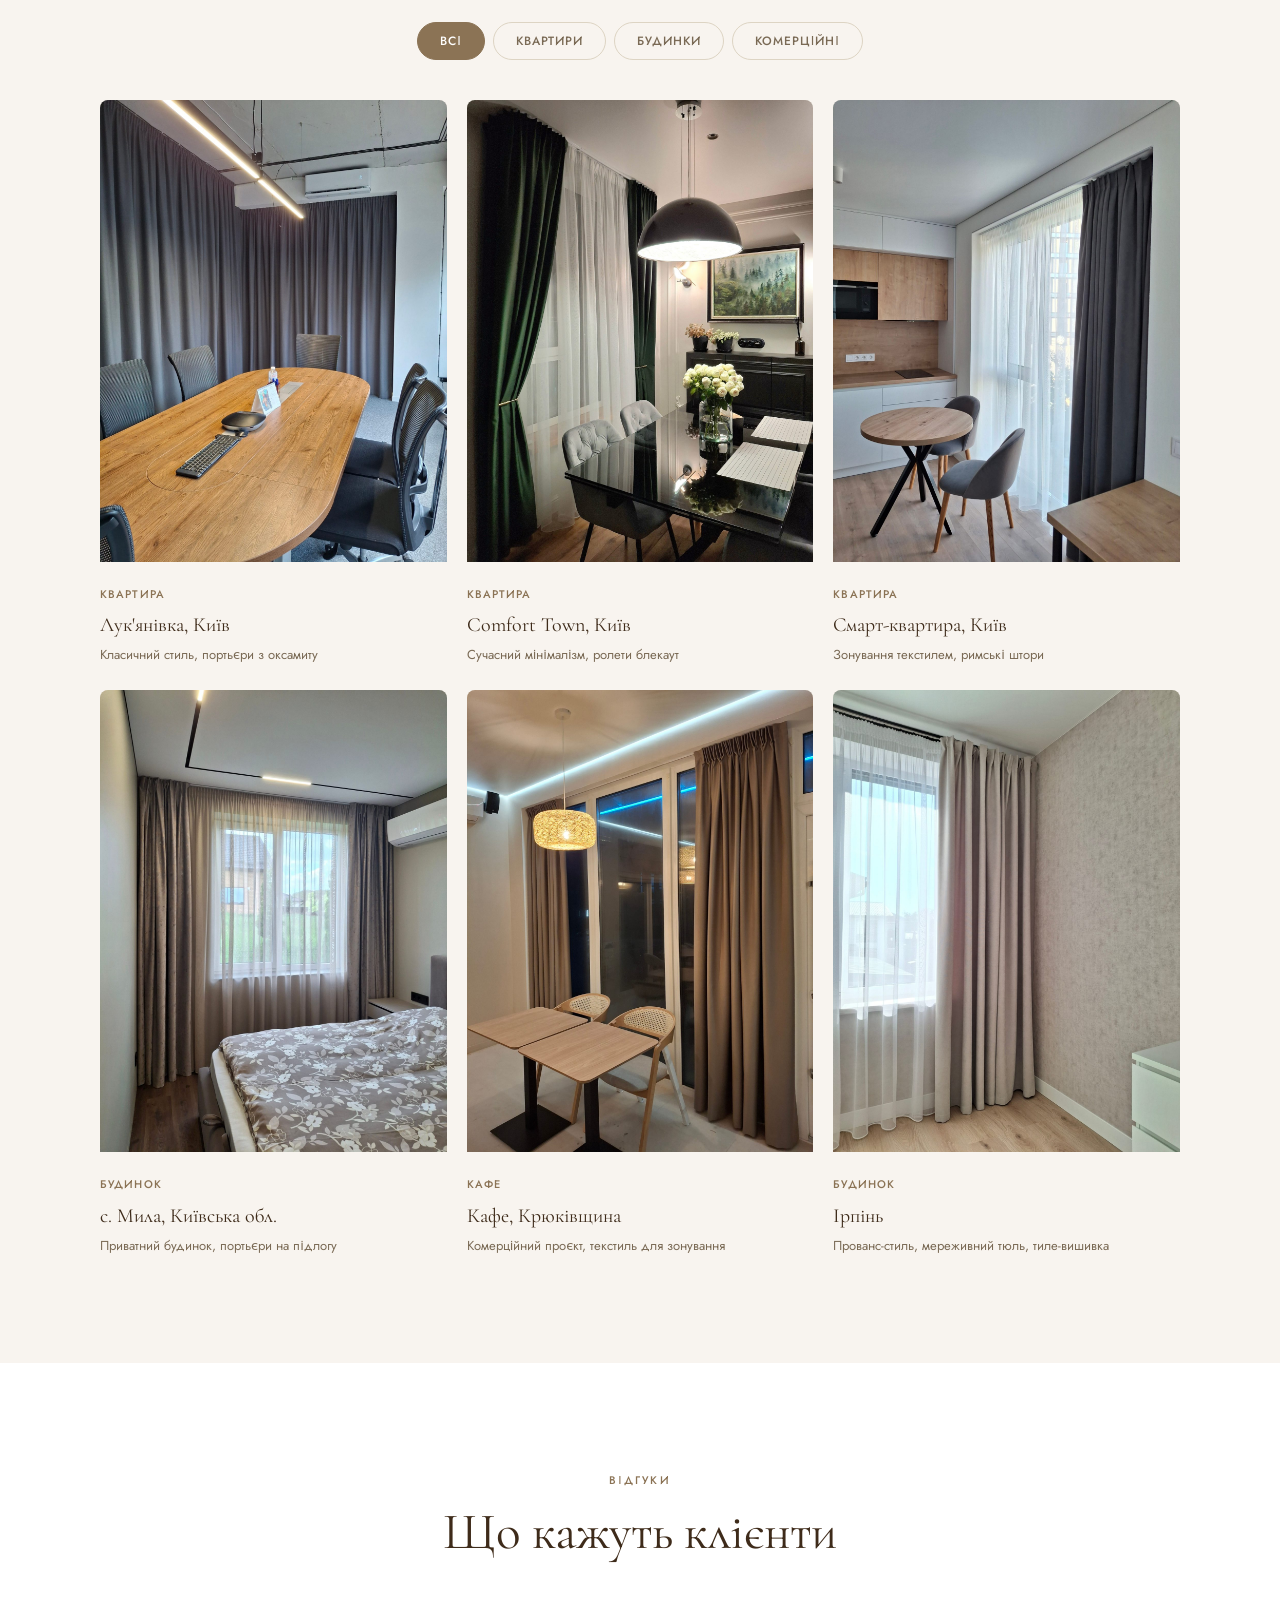
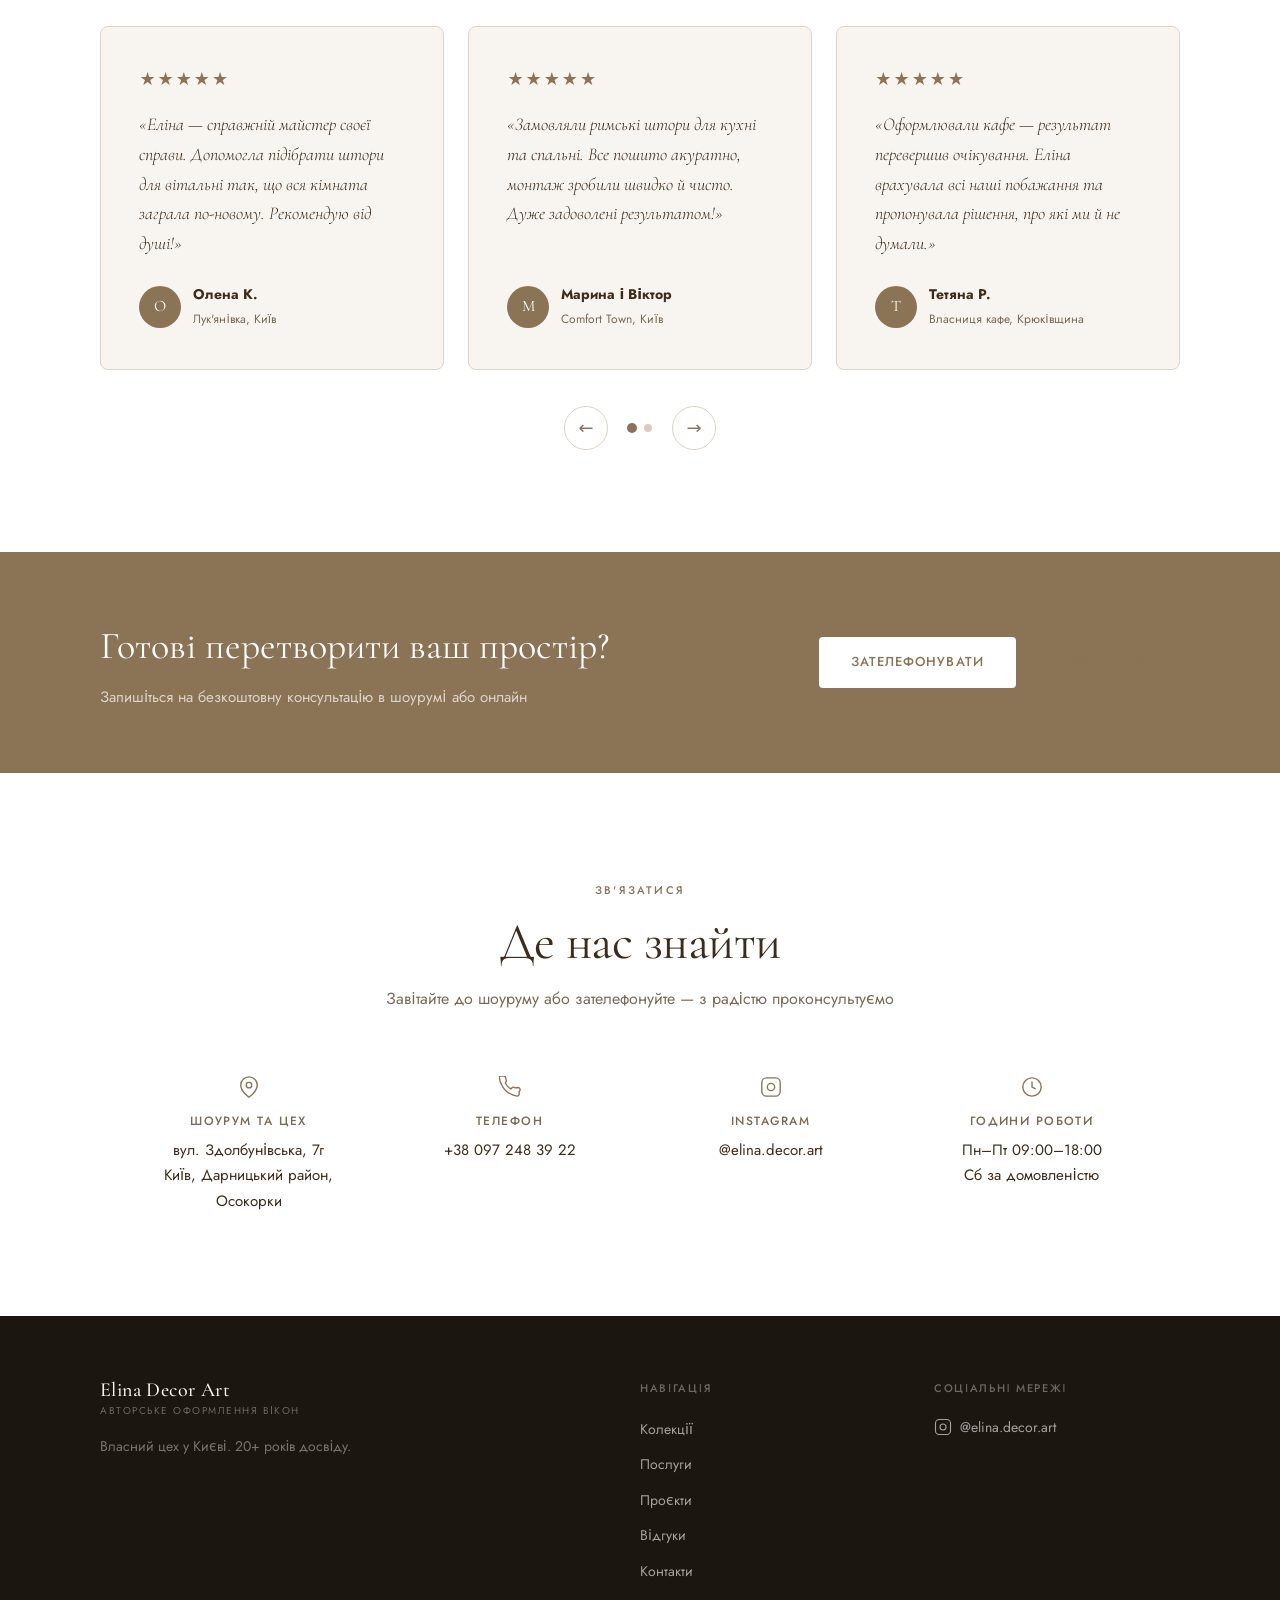
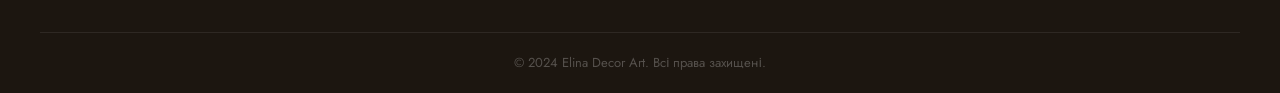
<file: v1/index.html>
<!DOCTYPE html>
<html lang="uk">
<head>
  <meta charset="UTF-8" />
  <meta name="viewport" content="width=device-width, initial-scale=1.0" />
  <meta name="robots" content="noindex, follow" />
  <title>Elina Decor Art — Авторське оформлення вікон у Києві</title>
  <meta name="description" content="Авторське оформлення вікон. 20+ років досвіду. Карнизи, тканини, аксесуари, ролети. Власний цех у Києві, Осокорки." />
  <meta name="keywords" content="штори Київ, карнизи, ролети, тканини, оформлення вікон, пошив штор, римські штори" />
  <link rel="preconnect" href="https://fonts.googleapis.com" />
  <link rel="preconnect" href="https://fonts.gstatic.com" crossorigin />
  <link href="https://fonts.googleapis.com/css2?family=Cormorant+Garamond:ital,wght@0,300;0,400;0,500;0,600;1,300;1,400&family=Jost:wght@300;400;500&display=swap" rel="stylesheet" />
  <link rel="stylesheet" href="style.css" />
</head>
<body>

<!-- ─── HEADER ─── -->
<header class="header" id="header">
  <div class="header__inner container">
    <a href="#" class="logo">
      <span class="logo__name">Elina Decor Art</span>
      <span class="logo__tagline">Авторське оформлення вікон</span>
    </a>
    <nav class="nav" id="nav">
      <ul class="nav__list">
        <li><a href="#categories" class="nav__link">Колекції</a></li>
        <li><a href="#services" class="nav__link">Послуги</a></li>
        <li><a href="#projects" class="nav__link">Проєкти</a></li>
        <li><a href="#reviews" class="nav__link">Відгуки</a></li>
        <li><a href="#contact" class="nav__link">Контакти</a></li>
      </ul>
    </nav>
    <a href="https://www.instagram.com/elina.decor.art" target="_blank" rel="noopener" class="header__instagram">
      <svg width="20" height="20" viewBox="0 0 24 24" fill="none" stroke="currentColor" stroke-width="1.5"><rect x="2" y="2" width="20" height="20" rx="5"/><circle cx="12" cy="12" r="4"/><circle cx="17.5" cy="6.5" r="0.5" fill="currentColor" stroke="none"/></svg>
      @elina.decor.art
    </a>
    <button class="burger" id="burger" aria-label="Меню">
      <span></span><span></span><span></span>
    </button>
  </div>
</header>

<!-- ─── HERO ─── -->
<section class="hero" id="hero">
  <div class="hero__bg">
    <div class="hero__overlay"></div>
    <img src="../hero.jpg" alt="Елегантні штори" class="hero__img" id="heroImg" onerror="this.style.display='none'" />
  </div>
  <div class="hero__content container">
    <p class="hero__eyebrow">20+ років у текстильному декорі</p>
    <h1 class="hero__title">Простір,<br /><em>що надихає</em></h1>
    <p class="hero__sub">Авторське оформлення вікон для вашого дому та бізнесу.<br />Власний цех · Шоурум в Осокорках · Київ</p>
    <div class="hero__actions">
      <a href="#categories" class="btn btn--primary">Переглянути колекції</a>
      <a href="#contact" class="btn btn--ghost">Замовити консультацію</a>
    </div>
  </div>
  <div class="hero__scroll-hint">
    <span>Гортайте вниз</span>
    <div class="hero__scroll-line"></div>
  </div>
</section>

<!-- ─── INTRO ─── -->
<section class="intro section">
  <div class="container intro__grid">
    <div class="intro__text">
      <span class="label">Про нас</span>
      <h2 class="h2">Текстиль як мистецтво</h2>
      <p>Elina Decor Art — це авторський підхід до кожного проєкту. Ми поєднуємо 20-річний досвід із сучасними тенденціями, щоб ваше вікно стало focal point інтер'єру.</p>
      <p>Власний цех у Дарницькому районі дозволяє нам контролювати кожен шов — від підбору тканини до монтажу карниза.</p>
      <ul class="intro__facts">
        <li><strong>20+</strong><span>років досвіду</span></li>
        <li><strong>200+</strong><span>реалізованих проєктів</span></li>
        <li><strong>1</strong><span>власний цех</span></li>
      </ul>
    </div>
    <div class="intro__visual">
      <div class="intro__img-wrap">
        <img src="../about.jpg" alt="Наш шоурум" onerror="this.parentElement.classList.add('img-placeholder')" />
        <div class="intro__badge">
          <svg width="16" height="16" viewBox="0 0 24 24" fill="none" stroke="currentColor" stroke-width="2"><path d="M12 2L15.09 8.26L22 9.27L17 14.14L18.18 21.02L12 17.77L5.82 21.02L7 14.14L2 9.27L8.91 8.26L12 2Z"/></svg>
          Авторська робота
        </div>
      </div>
    </div>
  </div>
</section>

<!-- ─── CATEGORIES ─── -->
<section class="categories section section--sand" id="categories">
  <div class="container">
    <div class="section-header">
      <span class="label">Каталог</span>
      <h2 class="h2">Наші колекції</h2>
      <p class="section-header__sub">Широкий асортимент для будь-якого стилю інтер'єру</p>
    </div>
    <div class="categories__grid">

      <!-- Col 1: tall card (row-span 2) -->
      <article class="cat-card cat-card--large">
        <div class="cat-card__img-wrap">
          <img src="../cat-shtory.jpg" alt="Штори" onerror="this.parentElement.classList.add('img-placeholder')" />
          <div class="cat-card__overlay"></div>
        </div>
        <div class="cat-card__body">
          <h3 class="cat-card__title">Штори</h3>
          <p class="cat-card__sub">Тюль · Портьєри · Класика · Сучасний стиль</p>
          <a href="#contact" class="cat-card__link">Замовити <span>→</span></a>
        </div>
      </article>

      <!-- Col 2 row 1 -->
      <article class="cat-card">
        <div class="cat-card__img-wrap">
          <img src="../cat-roman.jpg" alt="Римські штори" onerror="this.parentElement.classList.add('img-placeholder')" />
          <div class="cat-card__overlay"></div>
        </div>
        <div class="cat-card__body">
          <h3 class="cat-card__title">Римські штори</h3>
          <p class="cat-card__sub">Прованс · Лофт · Мінімалізм</p>
          <a href="#contact" class="cat-card__link">Замовити <span>→</span></a>
        </div>
      </article>

      <!-- Col 3: tall card (row-span 2) -->
      <article class="cat-card cat-card--large-right">
        <div class="cat-card__img-wrap">
          <img src="../cat-rolety.jpg" alt="Ролети" onerror="this.parentElement.classList.add('img-placeholder')" />
          <div class="cat-card__overlay"></div>
        </div>
        <div class="cat-card__body">
          <h3 class="cat-card__title">Ролети</h3>
          <p class="cat-card__sub">Рулонні штори будь-якого формату</p>
          <a href="#contact" class="cat-card__link">Замовити <span>→</span></a>
        </div>
      </article>

      <!-- Col 2 row 2 -->
      <article class="cat-card">
        <div class="cat-card__img-wrap">
          <img src="../cat-fabric.jpg" alt="Тканини" onerror="this.parentElement.classList.add('img-placeholder')" />
          <div class="cat-card__overlay"></div>
        </div>
        <div class="cat-card__body">
          <h3 class="cat-card__title">Тканини</h3>
          <p class="cat-card__sub">Принти · Шеніль · Блекаут · Натуральні · Дитячі</p>
          <a href="#contact" class="cat-card__link">Замовити <span>→</span></a>
        </div>
      </article>

      <!-- Row 3 full width — 2 cards -->
      <article class="cat-card">
        <div class="cat-card__img-wrap">
          <img src="../cat-karnyz.jpg" alt="Карнизи" onerror="this.parentElement.classList.add('img-placeholder')" />
          <div class="cat-card__overlay"></div>
        </div>
        <div class="cat-card__body">
          <h3 class="cat-card__title">Карнизи</h3>
          <p class="cat-card__sub">SCARLAYN · TOP-LINE · Дерев'яні · Металеві</p>
          <a href="#contact" class="cat-card__link">Замовити <span>→</span></a>
        </div>
      </article>

      <article class="cat-card">
        <div class="cat-card__img-wrap">
          <img src="../cat-paintings.jpg" alt="Картини" onerror="this.parentElement.classList.add('img-placeholder')" />
          <div class="cat-card__overlay"></div>
        </div>
        <div class="cat-card__body">
          <h3 class="cat-card__title">Картини</h3>
          <p class="cat-card__sub">Авторський живопис · Texture paintings</p>
          <a href="#contact" class="cat-card__link">Замовити <span>→</span></a>
        </div>
      </article>

    </div>
  </div>
</section>

<!-- ─── SERVICES ─── -->
<section class="services section" id="services">
  <div class="container">
    <div class="section-header">
      <span class="label">Що ми робимо</span>
      <h2 class="h2">Послуги</h2>
    </div>
    <div class="services__grid">
      <div class="service-item">
        <div class="service-item__icon">
          <svg width="28" height="28" viewBox="0 0 24 24" fill="none" stroke="currentColor" stroke-width="1.5"><path d="M3 9l9-7 9 7v11a2 2 0 01-2 2H5a2 2 0 01-2-2z"/><polyline points="9 22 9 12 15 12 15 22"/></svg>
        </div>
        <h3>Текстильне оформлення інтер'єру</h3>
        <p>Квартири, будинки, кафе — комплексне рішення від задуму до реалізації</p>
      </div>
      <div class="service-item">
        <div class="service-item__icon">
          <svg width="28" height="28" viewBox="0 0 24 24" fill="none" stroke="currentColor" stroke-width="1.5"><path d="M14.7 6.3a1 1 0 000 1.4l1.6 1.6a1 1 0 001.4 0l3.77-3.77a6 6 0 01-7.94 7.94l-6.91 6.91a2.12 2.12 0 01-3-3l6.91-6.91a6 6 0 017.94-7.94l-3.76 3.76z"/></svg>
        </div>
        <h3>Пошив штор на власному виробництві</h3>
        <p>Контроль якості на кожному етапі — від кроєння до фінального пресування</p>
      </div>
      <div class="service-item">
        <div class="service-item__icon">
          <svg width="28" height="28" viewBox="0 0 24 24" fill="none" stroke="currentColor" stroke-width="1.5"><line x1="12" y1="2" x2="12" y2="6"/><line x1="12" y1="18" x2="12" y2="22"/><path d="M4.93 4.93l2.83 2.83M16.24 16.24l2.83 2.83M2 12h4M18 12h4M4.93 19.07l2.83-2.83M16.24 7.76l2.83-2.83"/></svg>
        </div>
        <h3>Навішування штор</h3>
        <p>Професійний монтаж карнизів і штор із дотриманням усіх технічних норм</p>
      </div>
      <div class="service-item">
        <div class="service-item__icon">
          <svg width="28" height="28" viewBox="0 0 24 24" fill="none" stroke="currentColor" stroke-width="1.5"><circle cx="12" cy="12" r="10"/><path d="M12 8v4l3 3"/></svg>
        </div>
        <h3>Підбір тканин і аксесуарів</h3>
        <p>Індивідуальна консультація в шоурумі або на об'єкті замовника</p>
      </div>
      <div class="service-item">
        <div class="service-item__icon">
          <svg width="28" height="28" viewBox="0 0 24 24" fill="none" stroke="currentColor" stroke-width="1.5"><rect x="3" y="3" width="18" height="18" rx="2"/><path d="M3 9h18M9 21V9"/></svg>
        </div>
        <h3>Зонування простору текстилем</h3>
        <p>Розумне використання штор і тканин для поділу простору без перегородок</p>
      </div>
      <div class="service-item">
        <div class="service-item__icon">
          <svg width="28" height="28" viewBox="0 0 24 24" fill="none" stroke="currentColor" stroke-width="1.5"><path d="M12 2l3.09 6.26L22 9.27l-5 4.87 1.18 6.88L12 17.77l-6.18 3.25L7 14.14 2 9.27l6.91-1.01L12 2z"/></svg>
        </div>
        <h3>Авторські картини Texture Paintings</h3>
        <p>Унікальні живописні роботи для доповнення інтер'єру</p>
      </div>
    </div>
  </div>
</section>

<!-- ─── PROCESS ─── -->
<section class="process section section--dark">
  <div class="container">
    <div class="section-header section-header--light">
      <span class="label label--light">Як ми працюємо</span>
      <h2 class="h2 h2--light">Від ідеї до результату</h2>
    </div>
    <div class="process__steps">
      <div class="process__step">
        <div class="process__num">01</div>
        <h3>Консультація</h3>
        <p>Обговорюємо ваші побажання, стиль інтер'єру та бюджет — в шоурумі або онлайн</p>
      </div>
      <div class="process__connector"></div>
      <div class="process__step">
        <div class="process__num">02</div>
        <h3>Підбір матеріалів</h3>
        <p>Підбираємо тканини, карнизи та аксесуари з урахуванням вашого стилю</p>
      </div>
      <div class="process__connector"></div>
      <div class="process__step">
        <div class="process__num">03</div>
        <h3>Виробництво</h3>
        <p>Шиємо на власному обладнанні з контролем якості на кожному етапі</p>
      </div>
      <div class="process__connector"></div>
      <div class="process__step">
        <div class="process__num">04</div>
        <h3>Монтаж</h3>
        <p>Встановлюємо карнизи та навішуємо штори — акуратно й точно в строк</p>
      </div>
    </div>
  </div>
</section>

<!-- ─── PROJECTS ─── -->
<section class="projects section section--sand" id="projects">
  <div class="container">
    <div class="section-header">
      <span class="label">Портфоліо</span>
      <h2 class="h2">Реалізовані проєкти</h2>
      <p class="section-header__sub">Кожен проєкт — унікальне рішення для конкретного простору</p>
    </div>
    <div class="projects__filter" id="projectsFilter">
      <button class="filter-btn active" data-filter="all">Всі</button>
      <button class="filter-btn" data-filter="apartment">Квартири</button>
      <button class="filter-btn" data-filter="house">Будинки</button>
      <button class="filter-btn" data-filter="commercial">Комерційні</button>
    </div>
    <div class="projects__grid" id="projectsGrid">

      <article class="project-card" data-category="apartment">
        <div class="project-card__img">
          <img src="../proj-lukyanivka.jpg" alt="Проєкт Лук'янівка" onerror="this.parentElement.classList.add('img-placeholder')" />
          <div class="project-card__hover">
            <span>Переглянути</span>
          </div>
        </div>
        <div class="project-card__info">
          <span class="project-card__tag">Квартира</span>
          <h3>Лук'янівка, Київ</h3>
          <p>Класичний стиль, портьєри з оксамиту</p>
        </div>
      </article>

      <article class="project-card" data-category="apartment">
        <div class="project-card__img">
          <img src="../proj-comfort-town.jpg" alt="Проєкт Comfort Town" onerror="this.parentElement.classList.add('img-placeholder')" />
          <div class="project-card__hover">
            <span>Переглянути</span>
          </div>
        </div>
        <div class="project-card__info">
          <span class="project-card__tag">Квартира</span>
          <h3>Comfort Town, Київ</h3>
          <p>Сучасний мінімалізм, ролети блекаут</p>
        </div>
      </article>

      <article class="project-card" data-category="apartment">
        <div class="project-card__img">
          <img src="../proj-smart.jpg" alt="Смарт-квартира" onerror="this.parentElement.classList.add('img-placeholder')" />
          <div class="project-card__hover">
            <span>Переглянути</span>
          </div>
        </div>
        <div class="project-card__info">
          <span class="project-card__tag">Квартира</span>
          <h3>Смарт-квартира, Київ</h3>
          <p>Зонування текстилем, римські штори</p>
        </div>
      </article>

      <article class="project-card" data-category="house">
        <div class="project-card__img">
          <img src="../proj-myla.jpg" alt="Будинок с. Мила" onerror="this.parentElement.classList.add('img-placeholder')" />
          <div class="project-card__hover">
            <span>Переглянути</span>
          </div>
        </div>
        <div class="project-card__info">
          <span class="project-card__tag">Будинок</span>
          <h3>с. Мила, Київська обл.</h3>
          <p>Приватний будинок, портьєри на підлогу</p>
        </div>
      </article>

      <article class="project-card" data-category="commercial">
        <div class="project-card__img">
          <img src="../proj-cafe.jpg" alt="Кафе Крюківщина" onerror="this.parentElement.classList.add('img-placeholder')" />
          <div class="project-card__hover">
            <span>Переглянути</span>
          </div>
        </div>
        <div class="project-card__info">
          <span class="project-card__tag">Кафе</span>
          <h3>Кафе, Крюківщина</h3>
          <p>Комерційний проєкт, текстиль для зонування</p>
        </div>
      </article>

      <article class="project-card" data-category="house">
        <div class="project-card__img">
          <img src="../proj-irpin.jpg" alt="Ірпінь, прованс" onerror="this.parentElement.classList.add('img-placeholder')" />
          <div class="project-card__hover">
            <span>Переглянути</span>
          </div>
        </div>
        <div class="project-card__info">
          <span class="project-card__tag">Будинок</span>
          <h3>Ірпінь</h3>
          <p>Прованс-стиль, мереживний тюль, тиле-вишивка</p>
        </div>
      </article>

    </div>
  </div>
</section>

<!-- ─── REVIEWS ─── -->
<section class="reviews section" id="reviews">
  <div class="container">
    <div class="section-header">
      <span class="label">Відгуки</span>
      <h2 class="h2">Що кажуть клієнти</h2>
    </div>
    <div class="reviews__track-wrap">
      <div class="reviews__track" id="reviewsTrack">

        <article class="review-card">
          <div class="review-card__stars">★★★★★</div>
          <p class="review-card__text">«Еліна — справжній майстер своєї справи. Допомогла підібрати штори для вітальні так, що вся кімната заграла по-новому. Рекомендую від душі!»</p>
          <div class="review-card__author">
            <div class="review-card__avatar">О</div>
            <div>
              <strong>Олена К.</strong>
              <span>Лук'янівка, Київ</span>
            </div>
          </div>
        </article>

        <article class="review-card">
          <div class="review-card__stars">★★★★★</div>
          <p class="review-card__text">«Замовляли римські штори для кухні та спальні. Все пошито акуратно, монтаж зробили швидко й чисто. Дуже задоволені результатом!»</p>
          <div class="review-card__author">
            <div class="review-card__avatar">М</div>
            <div>
              <strong>Марина і Віктор</strong>
              <span>Comfort Town, Київ</span>
            </div>
          </div>
        </article>

        <article class="review-card">
          <div class="review-card__stars">★★★★★</div>
          <p class="review-card__text">«Оформлювали кафе — результат перевершив очікування. Еліна врахувала всі наші побажання та пропонувала рішення, про які ми й не думали.»</p>
          <div class="review-card__author">
            <div class="review-card__avatar">Т</div>
            <div>
              <strong>Тетяна Р.</strong>
              <span>Власниця кафе, Крюківщина</span>
            </div>
          </div>
        </article>

        <article class="review-card">
          <div class="review-card__stars">★★★★★</div>
          <p class="review-card__text">«В будинку зробили повне оформлення вікон — це було 8 кімнат. Еліна впоралася ідеально, все в строк та у бюджеті. Будемо звертатися ще!»</p>
          <div class="review-card__author">
            <div class="review-card__avatar">С</div>
            <div>
              <strong>Сергій Н.</strong>
              <span>с. Мила, Київська обл.</span>
            </div>
          </div>
        </article>

        <article class="review-card">
          <div class="review-card__stars">★★★★★</div>
          <p class="review-card__text">«Купили в Еліни картину — texture painting. Вона стала справжньою окрасою нашої вітальні. Дуже рекомендую авторські роботи!»</p>
          <div class="review-card__author">
            <div class="review-card__avatar">І</div>
            <div>
              <strong>Інна Д.</strong>
              <span>Київ</span>
            </div>
          </div>
        </article>

      </div>
      <div class="reviews__controls">
        <button class="reviews__btn" id="reviewsPrev" aria-label="Попередній">←</button>
        <div class="reviews__dots" id="reviewsDots"></div>
        <button class="reviews__btn" id="reviewsNext" aria-label="Наступний">→</button>
      </div>
    </div>
  </div>
</section>

<!-- ─── CTA BAND ─── -->
<section class="cta-band">
  <div class="container cta-band__inner">
    <div class="cta-band__text">
      <h2>Готові перетворити ваш простір?</h2>
      <p>Запишіться на безкоштовну консультацію в шоурумі або онлайн</p>
    </div>
    <div class="cta-band__actions">
      <a href="tel:+380972483922" class="btn btn--primary">Зателефонувати</a>
      <a href="https://www.instagram.com/elina.decor.art" target="_blank" rel="noopener" class="btn btn--ghost-dark">Instagram</a>
    </div>
  </div>
</section>

<!-- ─── CONTACT ─── -->
<section class="contact section" id="contact">
  <div class="container">
    <div class="section-header">
      <span class="label">Зв'язатися</span>
      <h2 class="h2">Де нас знайти</h2>
      <p class="section-header__sub">Завітайте до шоуруму або зателефонуйте — з радістю проконсультуємо</p>
    </div>
    <ul class="contact__list contact__list--center">
      <li>
        <svg width="20" height="20" viewBox="0 0 24 24" fill="none" stroke="currentColor" stroke-width="1.5"><path d="M21 10c0 7-9 13-9 13s-9-6-9-13a9 9 0 0118 0z"/><circle cx="12" cy="10" r="3"/></svg>
        <div>
          <strong>Шоурум та цех</strong>
          <span>вул. Здолбунівська, 7г<br/>Київ, Дарницький район, Осокорки</span>
        </div>
      </li>
      <li>
        <svg width="20" height="20" viewBox="0 0 24 24" fill="none" stroke="currentColor" stroke-width="1.5"><path d="M22 16.92v3a2 2 0 01-2.18 2 19.79 19.79 0 01-8.63-3.07A19.5 19.5 0 013.07 9.81 19.79 19.79 0 01.22 1.18 2 2 0 012.18 0h3a2 2 0 012 1.72c.127.96.361 1.903.7 2.81a2 2 0 01-.45 2.11L6.91 7.91a16 16 0 006.12 6.12l1.27-1.27a2 2 0 012.11-.45c.907.339 1.85.573 2.81.7A2 2 0 0122 16.92z"/></svg>
        <div>
          <strong>Телефон</strong>
          <a href="tel:+380972483922">+38 097 248 39 22</a>
        </div>
      </li>
      <li>
        <svg width="20" height="20" viewBox="0 0 24 24" fill="none" stroke="currentColor" stroke-width="1.5"><rect x="2" y="2" width="20" height="20" rx="5"/><circle cx="12" cy="12" r="4"/><circle cx="17.5" cy="6.5" r="0.5" fill="currentColor" stroke="none"/></svg>
        <div>
          <strong>Instagram</strong>
          <a href="https://www.instagram.com/elina.decor.art" target="_blank" rel="noopener">@elina.decor.art</a>
        </div>
      </li>
      <li>
        <svg width="20" height="20" viewBox="0 0 24 24" fill="none" stroke="currentColor" stroke-width="1.5"><circle cx="12" cy="12" r="10"/><polyline points="12 6 12 12 16 14"/></svg>
        <div>
          <strong>Години роботи</strong>
          <span>Пн–Пт 09:00–18:00<br/>Сб за домовленістю</span>
        </div>
      </li>
    </ul>
  </div>
</section>

<!-- ─── FOOTER ─── -->
<footer class="footer">
  <div class="container footer__inner">
    <div class="footer__brand">
      <a href="#" class="logo">
        <span class="logo__name">Elina Decor Art</span>
        <span class="logo__tagline">Авторське оформлення вікон</span>
      </a>
      <p>Власний цех у Києві. 20+ років досвіду.</p>
    </div>
    <nav class="footer__nav">
      <h4>Навігація</h4>
      <ul>
        <li><a href="#categories">Колекції</a></li>
        <li><a href="#services">Послуги</a></li>
        <li><a href="#projects">Проєкти</a></li>
        <li><a href="#reviews">Відгуки</a></li>
        <li><a href="#contact">Контакти</a></li>
      </ul>
    </nav>
    <div class="footer__social">
      <h4>Соціальні мережі</h4>
      <a href="https://www.instagram.com/elina.decor.art" target="_blank" rel="noopener" class="footer__ig">
        <svg width="18" height="18" viewBox="0 0 24 24" fill="none" stroke="currentColor" stroke-width="1.5"><rect x="2" y="2" width="20" height="20" rx="5"/><circle cx="12" cy="12" r="4"/><circle cx="17.5" cy="6.5" r="0.5" fill="currentColor" stroke="none"/></svg>
        @elina.decor.art
      </a>
    </div>
  </div>
  <div class="footer__bottom">
    <div class="container">
      <p>© 2024 Elina Decor Art. Всі права захищені.</p>
    </div>
  </div>
</footer>

<script src="main.js"></script>
</body>
</html>
</file>
<file: style.css>
/* ═══════════════════════════════════════════
   Elina Decor Art — v2 (Swiss editorial grid)
   ═══════════════════════════════════════════ */

:root {
  --paper:  #f3f3f2;
  --ink:    #1a1a1e;
  --body:   #4d4942;
  --muted:  #8d8d8f;
  --line:   #d1d1d2;
  --soft:   #e7e6e4;
  --pale:   #c1c2bd;
  --gold:   #9a682c;
  --white:  #ffffff;

  --serif: 'Instrument Serif', Georgia, serif;
  --sans:  'Instrument Sans', system-ui, sans-serif;

  --shell: 1440px;
  --pad: clamp(20px, 4vw, 40px);
  --sec: clamp(64px, 9vw, 120px);
  --ease: cubic-bezier(0.2, 0.7, 0.2, 1);
}

* { box-sizing: border-box; }
html { scroll-behavior: smooth; scroll-padding-top: 92px; }
body {
  margin: 0; background: var(--paper); color: var(--ink);
  font-family: var(--sans); font-size: 16px; line-height: 1.2;
  -webkit-font-smoothing: antialiased; overflow-x: hidden;
}
a { color: var(--ink); text-decoration: none; transition: color .2s; }
a:hover { color: var(--gold); }
img { display: block; max-width: 100%; height: auto; }
input, select, textarea, button { font-family: inherit; font-size: inherit; color: inherit; }
::selection { background: var(--ink); color: var(--paper); }

.shell { max-width: var(--shell); margin: 0 auto; padding: 0 var(--pad); }
.sec { padding-top: var(--sec); }
.muted { color: var(--muted); }
.dot { width: 6px; height: 6px; background: var(--gold); display: block; flex: 0 0 auto; }

/* ── Type ── */
.kicker {
  font-size: 13px; font-weight: 500; letter-spacing: .16em;
  text-transform: uppercase; margin: 0 0 28px;
}
.h2 {
  font-family: var(--serif); font-weight: 400;
  font-size: clamp(34px, 4.6vw, 66px); line-height: 1.02;
  margin: 0; letter-spacing: -.01em;
}

/* ── Buttons ── */
.btn {
  display: inline-flex; align-items: center; gap: 10px;
  border: 1px solid var(--ink); padding: 16px 28px;
  font-size: 12px; font-weight: 500; letter-spacing: .14em;
  text-transform: uppercase; white-space: nowrap; cursor: pointer;
  transition: background .25s var(--ease), color .25s var(--ease);
}
.btn--solid { background: var(--ink); color: var(--paper); }
.btn--solid:hover { background: transparent; color: var(--ink); }
.btn--out { background: transparent; color: var(--ink); }
.btn--out:hover { background: var(--ink); color: var(--paper); }
.btn--wide { width: 100%; justify-content: center; padding: 18px 28px; }

/* ══ HEADER ══ */
.hdr {
  position: fixed; top: 0; left: 0; right: 0; z-index: 50;
  background: rgba(243,243,242,.92); backdrop-filter: blur(6px);
  border-bottom: 1px solid var(--line);
}
.hdr__in {
  max-width: var(--shell); margin: 0 auto; padding: 0 var(--pad);
  height: 72px; display: flex; align-items: center; justify-content: space-between; gap: 40px;
}
.brand { display: flex; align-items: baseline; gap: 10px; white-space: nowrap; }
.brand__name { font-family: var(--serif); font-size: 24px; letter-spacing: .01em; }
.brand__city { font-size: 11px; letter-spacing: .18em; text-transform: uppercase; color: var(--muted); }
.nav {
  display: flex; align-items: center; gap: clamp(14px, 2vw, 28px);
  font-size: 13px; letter-spacing: .12em; text-transform: uppercase; white-space: nowrap;
}
.hdr__cta { padding: 11px 20px; flex: 0 0 auto; }
.burger { display: none; flex-direction: column; gap: 6px; width: 26px; border: 0; background: none; padding: 4px 0; }
.burger span { display: block; height: 1.5px; background: var(--ink); transition: .3s; }
.burger[aria-expanded="true"] span:first-child { transform: translateY(3.75px) rotate(45deg); }
.burger[aria-expanded="true"] span:last-child { transform: translateY(-3.75px) rotate(-45deg); }

/* ══ HERO ══ */
.hero { padding-top: 168px; }
.hero__bar {
  display: flex; justify-content: space-between; align-items: baseline; gap: 40px;
  padding-bottom: 40px; border-bottom: 1px solid var(--line);
  font-size: 13px; letter-spacing: .14em; text-transform: uppercase;
}
.hero__badge { display: flex; align-items: center; gap: 10px; }
.hero__meta { color: var(--muted); text-align: right; }
.hero__h1 {
  font-family: var(--serif); font-weight: 400;
  font-size: clamp(52px, 11vw, 168px); line-height: .92;
  margin: 48px 0 0; letter-spacing: -.015em;
}
.hero__h1 em { font-style: italic; padding-left: .12em; }
.hero__grid {
  display: grid; grid-template-columns: 1.1fr 1fr; gap: clamp(24px, 5vw, 64px);
  align-items: end; margin: 56px 0 64px;
}
.hero__lead { margin: 0; max-width: 46ch; font-size: 18px; line-height: 1.5; color: var(--body); }
.hero__acts { display: flex; gap: 12px; flex-wrap: wrap; justify-content: flex-end; }
.hero__strip {
  display: grid; grid-template-columns: 2fr 1fr 1fr; gap: 1px;
  background: var(--ink); border-top: 1px solid var(--ink); border-bottom: 1px solid var(--ink);
}
.hero__strip img { width: 100%; height: 64vh; min-height: 420px; object-fit: cover; }

/* ══ ABOUT ══ */
.about__top { display: grid; grid-template-columns: 1fr 1fr; gap: clamp(32px, 6vw, 96px); align-items: start; }
.about__body { padding-top: 12px; }
.about__body p { margin: 0 0 20px; font-size: 18px; line-height: 1.55; color: var(--body); }
.about__body p:last-of-type { margin-bottom: 0; }
.stats {
  display: grid; grid-template-columns: repeat(3, 1fr); gap: 1px;
  background: var(--line); border: 1px solid var(--line); margin-top: 48px;
}
.stat { background: var(--paper); padding: 28px 24px; }
.stat__n { display: block; font-family: var(--serif); font-size: clamp(38px, 4vw, 52px); line-height: 1; }
.stat__c { display: block; font-size: 13px; letter-spacing: .1em; text-transform: uppercase; color: var(--muted); margin-top: 10px; }

.quote-block {
  display: grid; grid-template-columns: 1fr 1fr; gap: 1px;
  background: var(--ink); border: 1px solid var(--ink); margin-top: clamp(48px, 8vw, 96px);
}
.quote-block img { width: 100%; height: 100%; min-height: 420px; object-fit: cover; }
.quote-block__txt {
  background: var(--paper); margin: 0; padding: clamp(32px, 4vw, 56px) clamp(24px, 3.5vw, 48px);
  display: flex; flex-direction: column; justify-content: space-between;
}
.quote-block__txt .kicker { margin: 0; }
.quote-block blockquote {
  font-family: var(--serif); font-size: clamp(24px, 2.6vw, 40px);
  line-height: 1.18; margin: 32px 0;
}
.quote-block figcaption { font-size: 15px; color: var(--muted); }

/* ══ SECTION HEAD ══ */
.sec__head {
  display: flex; justify-content: space-between; align-items: flex-end;
  gap: 40px; padding-bottom: 40px; border-bottom: 1px solid var(--ink);
}
.sec__head--plain { border-bottom: 0; }
.sec__note { margin: 0; max-width: 34ch; font-size: 16px; line-height: 1.5; color: var(--body); }

/* ══ CATEGORIES ══ */
.cats {
  display: grid; grid-template-columns: repeat(3, 1fr); gap: 1px;
  background: var(--line); border-bottom: 1px solid var(--line);
}
.cat { background: var(--paper); padding: 24px 24px 32px; display: block; transition: background .25s; }
.cat:hover { background: var(--white); color: var(--ink); }
.cat__media { display: block; overflow: hidden; background: var(--soft); }
.cat__media img {
  width: 100%; aspect-ratio: 4 / 5; object-fit: cover;
  transition: transform 700ms var(--ease);
}
.cat:hover .cat__media img { transform: scale(1.04); }
.cat__row { display: flex; align-items: baseline; justify-content: space-between; gap: 16px; margin-top: 22px; }
.cat__row h3 { font-family: var(--serif); font-weight: 400; font-size: clamp(24px, 2.4vw, 32px); margin: 0; }
.cat__n { font-size: 13px; color: var(--muted); }
.cat p { margin: 10px 0 0; font-size: 15px; line-height: 1.45; color: var(--body); }

/* ══ SERVICES ══ */
.svc { display: grid; grid-template-columns: 1fr 1.35fr; gap: clamp(32px, 6vw, 96px); align-items: start; }
.svc__aside { position: sticky; top: 132px; }
.svc__aside .h2 { margin-bottom: 32px; }
.svc__note { margin: 0; max-width: 34ch; font-size: 16px; line-height: 1.55; color: var(--body); }
.svc__list { list-style: none; margin: 0; padding: 0; border-top: 1px solid var(--ink); }
.svc__list li {
  display: grid; grid-template-columns: 56px 1fr; gap: 24px;
  padding: 32px 0; border-bottom: 1px solid var(--line); align-items: start;
}
.svc__n { font-size: 13px; color: var(--muted); padding-top: 6px; }
.svc__list h3 { font-family: var(--serif); font-weight: 400; font-size: clamp(24px, 2.4vw, 32px); line-height: 1.1; margin: 0; }
.svc__list p { margin: 10px 0 0; font-size: 16px; line-height: 1.5; color: var(--body); max-width: 58ch; }

/* ══ PROCESS ══ */
.steps {
  display: grid; grid-template-columns: repeat(4, 1fr); gap: 1px;
  background: var(--line); border-top: 1px solid var(--ink); border-bottom: 1px solid var(--line);
}
.step { background: var(--paper); padding: 32px 24px 40px; min-height: 240px; display: flex; flex-direction: column; }
.step__n { font-family: var(--serif); font-size: 52px; line-height: 1; color: var(--pale); }
.step h3 { font-family: var(--serif); font-weight: 400; font-size: 28px; margin: 28px 0 12px; }
.step p { margin: 0; font-size: 15px; line-height: 1.5; color: var(--body); }

/* ══ PROJECTS ══ */
.prj { display: grid; grid-template-columns: .85fr 1.15fr; gap: clamp(28px, 4vw, 64px); align-items: start; padding-top: 40px; }
.prj__preview { position: sticky; top: 132px; }
.prj__frame { border: 1px solid var(--ink); background: var(--soft); overflow: hidden; }
.prj__frame img { width: 100%; aspect-ratio: 4 / 5; object-fit: cover; transition: opacity .35s var(--ease); }
.prj__frame img.is-fading { opacity: 0; }
.prj__cap {
  display: flex; justify-content: space-between; gap: 16px; margin-top: 14px;
  font-size: 13px; letter-spacing: .1em; text-transform: uppercase; color: var(--muted);
}
.prj__item {
  display: grid; grid-template-columns: 56px 1fr auto; gap: 24px; align-items: baseline;
  padding: 30px 0; border-bottom: 1px solid var(--line); cursor: pointer;
  transition: background .25s;
}
.prj__item:hover, .prj__item.is-active { background: var(--white); }
.prj__n { font-size: 13px; color: var(--muted); }
.prj__item h3 { font-family: var(--serif); font-weight: 400; font-size: clamp(24px, 2.4vw, 38px); line-height: 1.08; margin: 0; }
.prj__item p { margin: 8px 0 0; font-size: 15px; line-height: 1.45; color: var(--body); }
.prj__tag {
  display: flex; align-items: center; gap: 8px; font-size: 12px;
  letter-spacing: .12em; text-transform: uppercase; white-space: nowrap;
}
.prj__tag .dot { width: 5px; height: 5px; }

/* ══ REVIEWS ══ */
.rail__ctrl { display: flex; gap: 1px; background: var(--ink); border: 1px solid var(--ink); flex: 0 0 auto; }
.rail__ctrl button {
  background: var(--paper); border: 0; width: 52px; height: 52px; cursor: pointer; font-size: 16px;
  transition: background .2s, color .2s;
}
.rail__ctrl button:hover { background: var(--ink); color: var(--paper); }
.rail {
  display: flex; gap: 1px; overflow-x: auto; scroll-snap-type: x mandatory;
  padding: 0 var(--pad) 8px; background: var(--paper); margin-top: 40px;
  scrollbar-width: thin;
}
.rail::-webkit-scrollbar { height: 1px; background: var(--line); }
.rail::-webkit-scrollbar-thumb { background: var(--ink); }
.rev {
  flex: 0 0 min(420px, 82vw); scroll-snap-align: start; background: var(--white);
  padding: 40px 32px; margin: 0; display: flex; flex-direction: column;
  justify-content: space-between; min-height: 340px; border-right: 1px solid var(--line);
}
.rev__stars { font-size: 13px; letter-spacing: .3em; color: var(--gold); }
.rev blockquote { margin: 28px 0; font-family: var(--serif); font-size: 24px; line-height: 1.3; }
.rev figcaption { display: flex; align-items: center; gap: 14px; border-top: 1px solid var(--line); padding-top: 20px; }
.rev__ini {
  width: 40px; height: 40px; border: 1px solid var(--ink); flex: 0 0 auto;
  display: flex; align-items: center; justify-content: center;
  font-family: var(--serif); font-size: 18px;
}
.rev figcaption b { display: block; font-size: 15px; font-weight: 500; }
.rev figcaption i { display: block; font-size: 14px; color: var(--muted); margin-top: 3px; font-style: normal; }

/* ══ FAQ ══ */
.faq__cta { margin-top: 28px; }
.faq { border-top: 1px solid var(--ink); }
.faq__item { border-bottom: 1px solid var(--line); }
.faq__item summary {
  list-style: none; cursor: pointer; padding: 28px 0;
  display: flex; align-items: baseline; justify-content: space-between; gap: 24px;
}
.faq__item summary::-webkit-details-marker { display: none; }
.faq__item summary h3 {
  font-family: var(--serif); font-weight: 400;
  font-size: clamp(20px, 2.1vw, 27px); line-height: 1.2; margin: 0;
  transition: color .2s;
}
.faq__item summary::after {
  content: '+'; font-size: 22px; line-height: 1; color: var(--muted);
  flex: 0 0 auto; transition: transform .3s var(--ease), color .2s;
}
.faq__item[open] summary::after { transform: rotate(45deg); color: var(--ink); }
.faq__item summary:hover h3, .faq__item summary:hover::after { color: var(--gold); }
.faq__item > p {
  margin: 0; padding: 0 48px 30px 0;
  font-size: 16px; line-height: 1.6; color: var(--body); max-width: 66ch;
}

/* ══ CTA ══ */
.cta {
  background: var(--soft); padding: clamp(40px, 6vw, 88px) clamp(24px, 4.5vw, 64px);
  display: grid; grid-template-columns: 1.2fr 1fr; gap: clamp(28px, 4vw, 64px); align-items: center;
}
.cta .h2 { font-size: clamp(30px, 4.2vw, 60px); line-height: 1.04; }
.cta p { margin: 0 0 28px; font-size: 18px; line-height: 1.5; color: var(--body); }
.cta__acts { display: flex; gap: 12px; flex-wrap: wrap; }

/* ══ CONTACT ══ */
.ct--center { max-width: 760px; margin-inline: auto; text-align: center; }
.ct--center .h2 { margin-bottom: 48px; }
.ct__dl { margin: 0; border-top: 1px solid var(--ink); text-align: left; }
.ct__dl > div {
  display: grid; grid-template-columns: minmax(120px, 200px) 1fr; gap: 24px;
  padding: 22px 0; border-bottom: 1px solid var(--line);
}
.ct__dl dt { font-size: 13px; letter-spacing: .1em; text-transform: uppercase; color: var(--muted); }
.ct__dl dd { margin: 0; font-size: 16px; line-height: 1.5; }

/* ══ FOOTER ══ */
.ftr { background: var(--ink); color: var(--paper); margin-top: var(--sec); padding: clamp(48px, 7vw, 80px) 0 32px; }
.ftr a { color: var(--paper); }
.ftr a:hover { color: var(--gold); }
.ftr__top {
  display: grid; grid-template-columns: 1.4fr 1fr 1fr; gap: clamp(28px, 4vw, 64px);
  padding-bottom: clamp(36px, 5vw, 64px); border-bottom: 1px solid var(--body);
}
.ftr__logo { font-family: var(--serif); font-size: clamp(30px, 4vw, 56px); line-height: 1.05; }
.ftr__top p { margin: 20px 0 0; font-size: 16px; line-height: 1.5; color: var(--pale); max-width: 34ch; }
.ftr__k { font-size: 12px; letter-spacing: .14em; text-transform: uppercase; color: var(--muted); margin-bottom: 20px; }
.ftr__nav { display: grid; gap: 10px; font-size: 16px; }
.ftr__nav span { color: var(--pale); }
.ftr__bot {
  display: flex; justify-content: space-between; gap: 24px;
  padding-top: 28px; font-size: 13px; color: var(--muted);
}

/* ══ RESPONSIVE ══ */
@media (max-width: 1100px) {
  .hero__strip { grid-template-columns: 1fr 1fr; }
  .hero__strip img:last-child { display: none; }
  .steps { grid-template-columns: repeat(2, 1fr); }
  .ftr__top { grid-template-columns: 1fr 1fr; }
}

@media (max-width: 900px) {
  .nav {
    display: none; position: fixed; inset: 72px 0 auto 0; background: var(--paper);
    flex-direction: column; align-items: flex-start; gap: 0;
    padding: 8px var(--pad) 24px; border-bottom: 1px solid var(--line);
    max-height: calc(100svh - 72px); overflow-y: auto;
  }
  .nav.is-open { display: flex; }
  .nav a { padding: 16px 0; width: 100%; border-bottom: 1px solid var(--line); font-size: 15px; }
  .nav a:last-child { border-bottom: 0; }
  .burger { display: flex; }
  .hdr__cta { display: none; }

  .hero { padding-top: 120px; }
  .hero__grid { grid-template-columns: 1fr; align-items: start; }
  .hero__acts { justify-content: flex-start; }
  .hero__bar { flex-direction: column; gap: 12px; align-items: flex-start; }
  .hero__meta { text-align: left; }

  .about__top { grid-template-columns: 1fr; }
  .quote-block { grid-template-columns: 1fr; }
  .quote-block img { min-height: 320px; }

  .cats { grid-template-columns: repeat(2, 1fr); }
  .svc { grid-template-columns: 1fr; }
  .svc__aside { position: static; }

  .prj { grid-template-columns: 1fr; }
  .prj__preview { display: none; }
  .prj__item { grid-template-columns: 40px 1fr; }
  .prj__tag { grid-column: 2; margin-top: 10px; }

  .cta { grid-template-columns: 1fr; }

  .sec__head { flex-direction: column; align-items: flex-start; gap: 24px; }
  .rail__ctrl { align-self: flex-end; }
}

@media (max-width: 620px) {
  .cats { grid-template-columns: 1fr; }
  .steps { grid-template-columns: 1fr; }
  .stats { grid-template-columns: 1fr; }
  .step { min-height: 0; }
  .ftr__top { grid-template-columns: 1fr; }
  .ct__dl > div { grid-template-columns: 1fr; gap: 6px; }
  .hero__strip { grid-template-columns: 1fr; }
  .hero__strip img { height: 52vh; min-height: 300px; }
  .hero__strip img:last-child { display: none; }
  .ftr__bot { flex-direction: column; gap: 8px; }
}
</file>
<file: v1/style.css>
/* ─── DESIGN TOKENS ─── */
:root {
  /* Colors — warm neutral palette (anuchome.com aesthetic) */
  --c-cream:       #F8F4EF;
  --c-sand:        #EDE6DB;
  --c-sand-deep:   #D9CEBC;
  --c-taupe:       #8B7355;
  --c-taupe-dark:  #6B5441;
  --c-brown:       #3E2B1A;
  --c-dark:        #1C1610;
  --c-white:       #FFFFFF;
  --c-text:        #2C2010;
  --c-text-muted:  #7A6A55;
  --c-border:      #DDD4C3;
  --c-overlay:     rgba(30, 20, 10, 0.45);

  /* Typography */
  --f-serif:   'Cormorant Garamond', Georgia, serif;
  --f-sans:    'Jost', system-ui, sans-serif;

  /* Sizes */
  --container: 1200px;
  --radius-sm: 4px;
  --radius:    8px;
  --radius-lg: 16px;

  /* Transitions */
  --ease: cubic-bezier(0.25, 0.46, 0.45, 0.94);
}

/* ─── RESET & BASE ─── */
*, *::before, *::after { box-sizing: border-box; margin: 0; padding: 0; }

html { scroll-behavior: smooth; font-size: 16px; }

body {
  font-family: var(--f-sans);
  color: var(--c-text);
  background: var(--c-white);
  line-height: 1.6;
  overflow-x: hidden;
}

img { display: block; max-width: 100%; height: auto; }
a { color: inherit; text-decoration: none; }
ul { list-style: none; }
button { cursor: pointer; border: none; background: none; font-family: inherit; }
input, select, textarea { font-family: inherit; }

/* ─── UTILITY ─── */
.container {
  max-width: var(--container);
  margin-inline: auto;
  padding-inline: clamp(20px, 5vw, 60px);
}

.section { padding-block: clamp(60px, 8vw, 110px); }
.section--sand { background: var(--c-cream); }
.section--dark { background: var(--c-dark); }

.label {
  display: inline-block;
  font-family: var(--f-sans);
  font-size: 11px;
  font-weight: 500;
  letter-spacing: 0.2em;
  text-transform: uppercase;
  color: var(--c-taupe);
  margin-bottom: 14px;
}
.label--light { color: var(--c-sand-deep); }

.h2 {
  font-family: var(--f-serif);
  font-size: clamp(32px, 4vw, 52px);
  font-weight: 400;
  line-height: 1.15;
  letter-spacing: -0.01em;
  color: var(--c-brown);
}
.h2 em { font-style: italic; color: var(--c-taupe); }
.h2--light { color: var(--c-cream); }

.section-header {
  text-align: center;
  margin-bottom: clamp(40px, 5vw, 64px);
}
.section-header--light .h2 { color: var(--c-cream); }
.section-header--light .label { color: var(--c-sand-deep); }
.section-header__sub {
  margin-top: 14px;
  color: var(--c-text-muted);
  font-size: 16px;
}

/* Buttons */
.btn {
  display: inline-flex;
  align-items: center;
  gap: 8px;
  font-family: var(--f-sans);
  font-size: 13px;
  font-weight: 500;
  letter-spacing: 0.08em;
  text-transform: uppercase;
  padding: 14px 32px;
  border-radius: var(--radius-sm);
  transition: all 0.25s var(--ease);
}
.btn--primary {
  background: var(--c-taupe);
  color: var(--c-white);
}
.btn--primary:hover { background: var(--c-taupe-dark); transform: translateY(-1px); }
.btn--ghost {
  border: 1px solid rgba(255,255,255,0.55);
  color: var(--c-white);
}
.btn--ghost:hover { background: rgba(255,255,255,0.12); }
.btn--ghost-dark {
  border: 1px solid var(--c-taupe);
  color: var(--c-taupe);
}
.btn--ghost-dark:hover { background: var(--c-taupe); color: var(--c-white); }
.btn--full { width: 100%; justify-content: center; }

/* Placeholder when image is missing */
.img-placeholder {
  background: var(--c-sand);
  min-height: 220px;
  display: flex;
  align-items: center;
  justify-content: center;
}
.img-placeholder::after {
  content: 'Фото';
  color: var(--c-text-muted);
  font-size: 13px;
  letter-spacing: 0.1em;
}

/* ─── HEADER ─── */
.header {
  position: fixed;
  inset: 0 0 auto 0;
  z-index: 100;
  background: rgba(255,255,255,0.92);
  backdrop-filter: blur(12px);
  border-bottom: 1px solid var(--c-border);
  transition: all 0.3s var(--ease);
}
.header.scrolled {
  background: rgba(255,255,255,0.98);
  box-shadow: 0 2px 20px rgba(60,40,20,0.08);
}
.header__inner {
  display: flex;
  align-items: center;
  gap: 40px;
  height: 70px;
}

.logo { flex-shrink: 0; }
.logo__name {
  display: block;
  font-family: var(--f-serif);
  font-size: 20px;
  font-weight: 500;
  color: var(--c-brown);
  letter-spacing: 0.02em;
  line-height: 1;
}
.logo__tagline {
  display: block;
  font-size: 10px;
  font-weight: 400;
  letter-spacing: 0.15em;
  text-transform: uppercase;
  color: var(--c-text-muted);
  margin-top: 3px;
}

.nav { flex: 1; }
.nav__list { display: flex; gap: 36px; justify-content: center; }
.nav__link {
  font-size: 12px;
  font-weight: 500;
  letter-spacing: 0.1em;
  text-transform: uppercase;
  color: var(--c-text-muted);
  transition: color 0.2s;
  position: relative;
}
.nav__link::after {
  content: '';
  position: absolute;
  bottom: -3px;
  left: 0; right: 0;
  height: 1px;
  background: var(--c-taupe);
  transform: scaleX(0);
  transition: transform 0.25s var(--ease);
}
.nav__link:hover { color: var(--c-taupe); }
.nav__link:hover::after { transform: scaleX(1); }

.header__instagram {
  display: flex;
  align-items: center;
  gap: 7px;
  font-size: 12px;
  font-weight: 500;
  color: var(--c-taupe);
  white-space: nowrap;
  flex-shrink: 0;
  transition: opacity 0.2s;
}
.header__instagram:hover { opacity: 0.7; }

.burger {
  display: none;
  flex-direction: column;
  gap: 5px;
  padding: 4px;
  margin-left: auto;
}
.burger span {
  display: block;
  width: 24px;
  height: 1.5px;
  background: var(--c-brown);
  transition: all 0.3s;
}

/* ─── HERO ─── */
.hero {
  position: relative;
  min-height: 100svh;
  display: flex;
  align-items: center;
  overflow: hidden;
}
.hero__bg {
  position: absolute;
  inset: 0;
  background: var(--c-brown);
}
.hero__img {
  width: 100%; height: 100%;
  object-fit: cover;
  object-position: center 30%;
  opacity: 0.75;
}
.hero__overlay {
  position: absolute;
  inset: 0;
  background: linear-gradient(
    to right,
    rgba(20, 12, 5, 0.75) 0%,
    rgba(20, 12, 5, 0.35) 60%,
    transparent 100%
  );
}
.hero__content {
  position: relative;
  z-index: 2;
  padding-top: 70px;
}
.hero__eyebrow {
  font-size: 12px;
  font-weight: 400;
  letter-spacing: 0.2em;
  text-transform: uppercase;
  color: var(--c-sand-deep);
  margin-bottom: 20px;
}
.hero__title {
  font-family: var(--f-serif);
  font-size: clamp(56px, 8vw, 110px);
  font-weight: 300;
  line-height: 1.0;
  color: var(--c-white);
  letter-spacing: -0.02em;
  margin-bottom: 24px;
}
.hero__title em { font-style: italic; color: var(--c-sand-deep); }
.hero__sub {
  font-size: 16px;
  color: rgba(255,255,255,0.8);
  max-width: 440px;
  line-height: 1.7;
  margin-bottom: 40px;
}
.hero__actions { display: flex; gap: 16px; flex-wrap: wrap; }

.hero__scroll-hint {
  position: absolute;
  bottom: 36px;
  left: 50%;
  transform: translateX(-50%);
  display: flex;
  flex-direction: column;
  align-items: center;
  gap: 10px;
  z-index: 2;
}
.hero__scroll-hint span {
  font-size: 10px;
  letter-spacing: 0.2em;
  text-transform: uppercase;
  color: rgba(255,255,255,0.5);
}
.hero__scroll-line {
  width: 1px;
  height: 40px;
  background: linear-gradient(to bottom, rgba(255,255,255,0.5), transparent);
  animation: scrollPulse 2s ease-in-out infinite;
}
@keyframes scrollPulse {
  0%, 100% { opacity: 0.4; transform: scaleY(1); }
  50% { opacity: 1; transform: scaleY(0.7); }
}

/* ─── INTRO ─── */
.intro__grid {
  display: grid;
  grid-template-columns: 1fr 1fr;
  gap: clamp(40px, 6vw, 80px);
  align-items: center;
}
.intro__text .h2 { margin-bottom: 20px; }
.intro__text p { color: var(--c-text-muted); line-height: 1.75; margin-bottom: 16px; }
.intro__facts {
  display: flex;
  gap: 36px;
  margin-top: 36px;
  padding-top: 36px;
  border-top: 1px solid var(--c-border);
}
.intro__facts li { display: flex; flex-direction: column; }
.intro__facts strong {
  font-family: var(--f-serif);
  font-size: 42px;
  font-weight: 400;
  color: var(--c-taupe);
  line-height: 1;
}
.intro__facts span { font-size: 12px; color: var(--c-text-muted); margin-top: 4px; }

.intro__img-wrap {
  position: relative;
  border-radius: var(--radius);
  overflow: hidden;
  aspect-ratio: 4/5;
  background: var(--c-sand);
}
.intro__img-wrap img { width: 100%; height: 100%; object-fit: cover; }
.intro__badge {
  position: absolute;
  bottom: 20px;
  left: 20px;
  background: var(--c-white);
  padding: 10px 16px;
  border-radius: var(--radius-sm);
  font-size: 12px;
  font-weight: 500;
  color: var(--c-taupe);
  display: flex;
  align-items: center;
  gap: 7px;
  box-shadow: 0 4px 20px rgba(0,0,0,0.1);
}

/* ─── CATEGORIES ─── */
.categories__grid {
  display: grid;
  grid-template-columns: repeat(3, 1fr);
  gap: 16px;
}

.cat-card {
  position: relative;
  border-radius: var(--radius);
  overflow: hidden;
  aspect-ratio: 3/4;
  cursor: pointer;
}
/* All collection cards share one uniform shape — no spans, no large variants */
.cat-card--large,
.cat-card--large-right,
.cat-card--wide {
  grid-row: auto;
  grid-column: auto;
  aspect-ratio: 3/4;
}

.cat-card__img-wrap {
  position: absolute;
  inset: 0;
  background: var(--c-sand);
}
.cat-card__img-wrap img {
  width: 100%; height: 100%;
  object-fit: cover;
  object-position: center top;
  transition: transform 0.6s var(--ease);
}
.cat-card:hover .cat-card__img-wrap img { transform: scale(1.04); }
.cat-card__overlay {
  position: absolute;
  inset: 0;
  background: linear-gradient(to top, rgba(20,10,0,0.7) 0%, transparent 55%);
}
.cat-card__body {
  position: absolute;
  bottom: 0; left: 0; right: 0;
  padding: 24px;
  z-index: 2;
}
.cat-card__title {
  font-family: var(--f-serif);
  font-size: clamp(22px, 2.5vw, 30px);
  font-weight: 400;
  color: var(--c-white);
  margin-bottom: 4px;
}
.cat-card__sub { font-size: 13px; color: rgba(255,255,255,0.7); margin-bottom: 14px; }
.cat-card__link {
  display: inline-flex;
  align-items: center;
  gap: 6px;
  font-size: 12px;
  font-weight: 500;
  letter-spacing: 0.1em;
  text-transform: uppercase;
  color: var(--c-sand-deep);
  transition: gap 0.2s, color 0.2s;
}
.cat-card:hover .cat-card__link { gap: 10px; color: var(--c-white); }
.cat-card__link span { transition: transform 0.2s; }
.cat-card:hover .cat-card__link span { transform: translateX(4px); }

/* ─── SERVICES ─── */
.services__grid {
  display: grid;
  grid-template-columns: repeat(3, 1fr);
  gap: 2px;
  background: var(--c-border);
  border: 1px solid var(--c-border);
  border-radius: var(--radius);
  overflow: hidden;
}
.service-item {
  background: var(--c-white);
  padding: clamp(28px, 3vw, 44px);
  transition: background 0.25s;
}
.service-item:hover { background: var(--c-cream); }
.service-item__icon {
  width: 52px;
  height: 52px;
  border-radius: 50%;
  border: 1px solid var(--c-border);
  display: flex;
  align-items: center;
  justify-content: center;
  color: var(--c-taupe);
  margin-bottom: 20px;
  transition: border-color 0.25s, background 0.25s;
}
.service-item:hover .service-item__icon {
  border-color: var(--c-taupe);
  background: var(--c-sand);
}
.service-item h3 {
  font-family: var(--f-serif);
  font-size: 20px;
  font-weight: 400;
  color: var(--c-brown);
  margin-bottom: 10px;
  line-height: 1.3;
}
.service-item p { font-size: 14px; color: var(--c-text-muted); line-height: 1.65; }

/* ─── PROCESS ─── */
.process__steps {
  display: flex;
  align-items: flex-start;
  gap: 0;
  margin-top: 20px;
}
.process__step {
  flex: 1;
  padding: 0 clamp(16px, 2.5vw, 36px);
}
.process__step:first-child { padding-left: 0; }
.process__step:last-child { padding-right: 0; }
.process__num {
  font-family: var(--f-serif);
  font-size: 56px;
  font-weight: 300;
  color: rgba(255,255,255,0.12);
  line-height: 1;
  margin-bottom: 16px;
}
.process__step h3 {
  font-family: var(--f-serif);
  font-size: 22px;
  font-weight: 400;
  color: var(--c-cream);
  margin-bottom: 10px;
}
.process__step p { font-size: 14px; color: rgba(255,255,255,0.55); line-height: 1.65; }
.process__connector {
  width: 1px;
  height: 80px;
  background: rgba(255,255,255,0.12);
  flex-shrink: 0;
  margin-top: 28px;
}

/* ─── PROJECTS ─── */
.projects__filter {
  display: flex;
  gap: 8px;
  justify-content: center;
  margin-bottom: 40px;
  flex-wrap: wrap;
}
.filter-btn {
  font-family: var(--f-sans);
  font-size: 12px;
  font-weight: 500;
  letter-spacing: 0.08em;
  text-transform: uppercase;
  padding: 9px 22px;
  border-radius: 100px;
  border: 1px solid var(--c-border);
  color: var(--c-text-muted);
  transition: all 0.2s;
}
.filter-btn:hover, .filter-btn.active {
  background: var(--c-taupe);
  border-color: var(--c-taupe);
  color: var(--c-white);
}

.projects__grid {
  display: grid;
  grid-template-columns: repeat(3, 1fr);
  gap: 20px;
}
.project-card { border-radius: var(--radius); overflow: hidden; }
.project-card__img {
  position: relative;
  aspect-ratio: 3/4;
  background: var(--c-sand);
  overflow: hidden;
}
.project-card__img img {
  width: 100%; height: 100%;
  object-fit: cover;
  object-position: center top;
  transition: transform 0.5s var(--ease);
}
.project-card:hover .project-card__img img { transform: scale(1.05); }
.project-card__hover {
  position: absolute;
  inset: 0;
  background: rgba(30,15,5,0.4);
  display: flex;
  align-items: center;
  justify-content: center;
  opacity: 0;
  transition: opacity 0.3s;
}
.project-card:hover .project-card__hover { opacity: 1; }
.project-card__hover span {
  color: var(--c-white);
  font-size: 12px;
  letter-spacing: 0.15em;
  text-transform: uppercase;
  border: 1px solid rgba(255,255,255,0.6);
  padding: 10px 22px;
  border-radius: var(--radius-sm);
}
.project-card__info { padding: 18px 0 4px; }
.project-card__tag {
  font-size: 11px;
  font-weight: 500;
  letter-spacing: 0.1em;
  text-transform: uppercase;
  color: var(--c-taupe);
}
.project-card__info h3 {
  font-family: var(--f-serif);
  font-size: 20px;
  font-weight: 400;
  color: var(--c-brown);
  margin: 4px 0 4px;
}
.project-card__info p { font-size: 13px; color: var(--c-text-muted); }

.project-card.hidden { display: none; }

/* ─── REVIEWS ─── */
.reviews__track-wrap { overflow: hidden; }
.reviews__track {
  display: flex;
  align-items: stretch;
  gap: 24px;
  transition: transform 0.5s var(--ease);
}
.review-card {
  flex: 0 0 calc(33.333% - 16px);
  background: var(--c-cream);
  border-radius: var(--radius);
  padding: clamp(24px, 3vw, 40px);
  border: 1px solid var(--c-border);
  display: flex;
  flex-direction: column;
}
.review-card__stars { color: var(--c-taupe); font-size: 18px; margin-bottom: 16px; letter-spacing: 2px; }
.review-card__text {
  font-family: var(--f-serif);
  font-size: 18px;
  font-weight: 300;
  line-height: 1.65;
  color: var(--c-brown);
  font-style: italic;
  margin-bottom: 24px;
}
.review-card__author { display: flex; align-items: center; gap: 12px; margin-top: auto; }
.review-card__avatar {
  width: 42px; height: 42px;
  border-radius: 50%;
  background: var(--c-taupe);
  color: var(--c-white);
  display: flex; align-items: center; justify-content: center;
  font-size: 16px;
  font-family: var(--f-serif);
  font-weight: 400;
  flex-shrink: 0;
}
.review-card__author strong { display: block; color: var(--c-brown); font-size: 14px; }
.review-card__author span { font-size: 12px; color: var(--c-text-muted); }

.reviews__controls {
  display: flex;
  align-items: center;
  justify-content: center;
  gap: 20px;
  margin-top: 36px;
}
.reviews__btn {
  width: 44px; height: 44px;
  border-radius: 50%;
  border: 1px solid var(--c-border);
  color: var(--c-taupe);
  font-size: 18px;
  display: flex; align-items: center; justify-content: center;
  transition: all 0.2s;
}
.reviews__btn:hover { background: var(--c-taupe); color: var(--c-white); border-color: var(--c-taupe); }
.reviews__dots { display: flex; gap: 8px; }
.reviews__dot {
  width: 8px; height: 8px;
  border-radius: 50%;
  background: var(--c-sand-deep);
  cursor: pointer;
  transition: all 0.2s;
}
.reviews__dot.active { background: var(--c-taupe); transform: scale(1.25); }

/* ─── CTA BAND ─── */
.cta-band {
  background: var(--c-taupe);
  padding: clamp(48px, 5vw, 72px) 0;
}
.cta-band__inner {
  display: flex;
  align-items: center;
  justify-content: space-between;
  gap: 32px;
  flex-wrap: wrap;
}
.cta-band__text h2 {
  font-family: var(--f-serif);
  font-size: clamp(26px, 3vw, 38px);
  font-weight: 400;
  color: var(--c-white);
  margin-bottom: 8px;
}
.cta-band__text p { color: rgba(255,255,255,0.7); font-size: 15px; }
.cta-band__actions { display: flex; gap: 14px; flex-wrap: wrap; }
.cta-band .btn--primary { background: var(--c-white); color: var(--c-taupe); }
.cta-band .btn--primary:hover { background: var(--c-cream); }

/* ─── CONTACT ─── */
.contact__list {
  display: grid;
  grid-template-columns: repeat(auto-fit, minmax(210px, 1fr));
  gap: clamp(28px, 4vw, 44px);
  max-width: 1000px;
  margin-inline: auto;
}
.contact__list li {
  display: flex;
  flex-direction: column;
  align-items: center;
  text-align: center;
  gap: 14px;
}
.contact__list svg {
  color: var(--c-taupe);
  flex-shrink: 0;
  width: 22px;
  height: 22px;
}
.contact__list strong {
  display: block;
  font-size: 12px;
  font-weight: 500;
  color: var(--c-text-muted);
  margin-bottom: 6px;
  letter-spacing: 0.12em;
  text-transform: uppercase;
}
.contact__list span, .contact__list a {
  color: var(--c-brown);
  font-size: 15px;
  line-height: 1.55;
}
.contact__list a { transition: color 0.2s; }
.contact__list a:hover { color: var(--c-taupe); }

/* ─── FOOTER ─── */
.footer { background: var(--c-dark); padding-top: 64px; }
.footer__inner {
  display: grid;
  grid-template-columns: 2fr 1fr 1fr;
  gap: 48px;
  padding-bottom: 48px;
  border-bottom: 1px solid rgba(255,255,255,0.08);
}
.footer__brand .logo__name { color: var(--c-cream); }
.footer__brand .logo__tagline { color: rgba(255,255,255,0.35); }
.footer__brand p { margin-top: 16px; font-size: 14px; color: rgba(255,255,255,0.4); }
.footer__nav h4, .footer__social h4 {
  font-size: 11px;
  font-weight: 500;
  letter-spacing: 0.15em;
  text-transform: uppercase;
  color: rgba(255,255,255,0.35);
  margin-bottom: 18px;
}
.footer__nav ul { display: flex; flex-direction: column; gap: 10px; }
.footer__nav a { font-size: 14px; color: rgba(255,255,255,0.6); transition: color 0.2s; }
.footer__nav a:hover { color: var(--c-sand-deep); }
.footer__ig {
  display: flex;
  align-items: center;
  gap: 8px;
  font-size: 14px;
  color: rgba(255,255,255,0.6);
  transition: color 0.2s;
}
.footer__ig:hover { color: var(--c-sand-deep); }
.footer__bottom {
  padding: 20px 0;
}
.footer__bottom p { font-size: 13px; color: rgba(255,255,255,0.25); text-align: center; }

/* ─── RESPONSIVE ─── */
@media (max-width: 1024px) {
  .categories__grid { grid-template-columns: repeat(2, 1fr); }
  .services__grid { grid-template-columns: repeat(2, 1fr); }
  .process__steps { flex-direction: column; }
  .process__connector { width: 80px; height: 1px; margin: 0 0 0 24px; }
  .projects__grid { grid-template-columns: repeat(2, 1fr); }
}

@media (max-width: 768px) {
  /* Header */
  .nav { display: none; position: fixed; inset: 70px 0 0 0; background: var(--c-white); flex-direction: column; padding: 32px; z-index: 99; }
  .nav.open { display: flex; }
  .nav__list { flex-direction: column; gap: 24px; text-align: center; }
  .nav__link { font-size: 18px; }
  .header__instagram { display: none; }
  .burger { display: flex; }

  /* Hero */
  .hero__title { font-size: clamp(42px, 10vw, 70px); }

  /* Intro */
  .intro__grid { grid-template-columns: 1fr; }
  .intro__visual { order: -1; }

  /* Categories */
  .categories__grid { grid-template-columns: 1fr; }

  /* Services */
  .services__grid { grid-template-columns: 1fr; }

  /* Process */
  .process__connector { display: none; }

  /* Projects */
  .projects__grid { grid-template-columns: 1fr; }

  /* Reviews */
  .review-card { flex: 0 0 calc(100% - 12px); }

  /* Contact */

  /* CTA */
  .cta-band__inner { flex-direction: column; text-align: center; }

  /* Footer */
  .footer__inner { grid-template-columns: 1fr; gap: 32px; }
}

/* ─── ANIMATIONS ─── */
.fade-in {
  opacity: 0;
  transform: translateY(24px);
  transition: opacity 0.7s var(--ease), transform 0.7s var(--ease);
}
.fade-in.visible {
  opacity: 1;
  transform: none;
}
</file>
